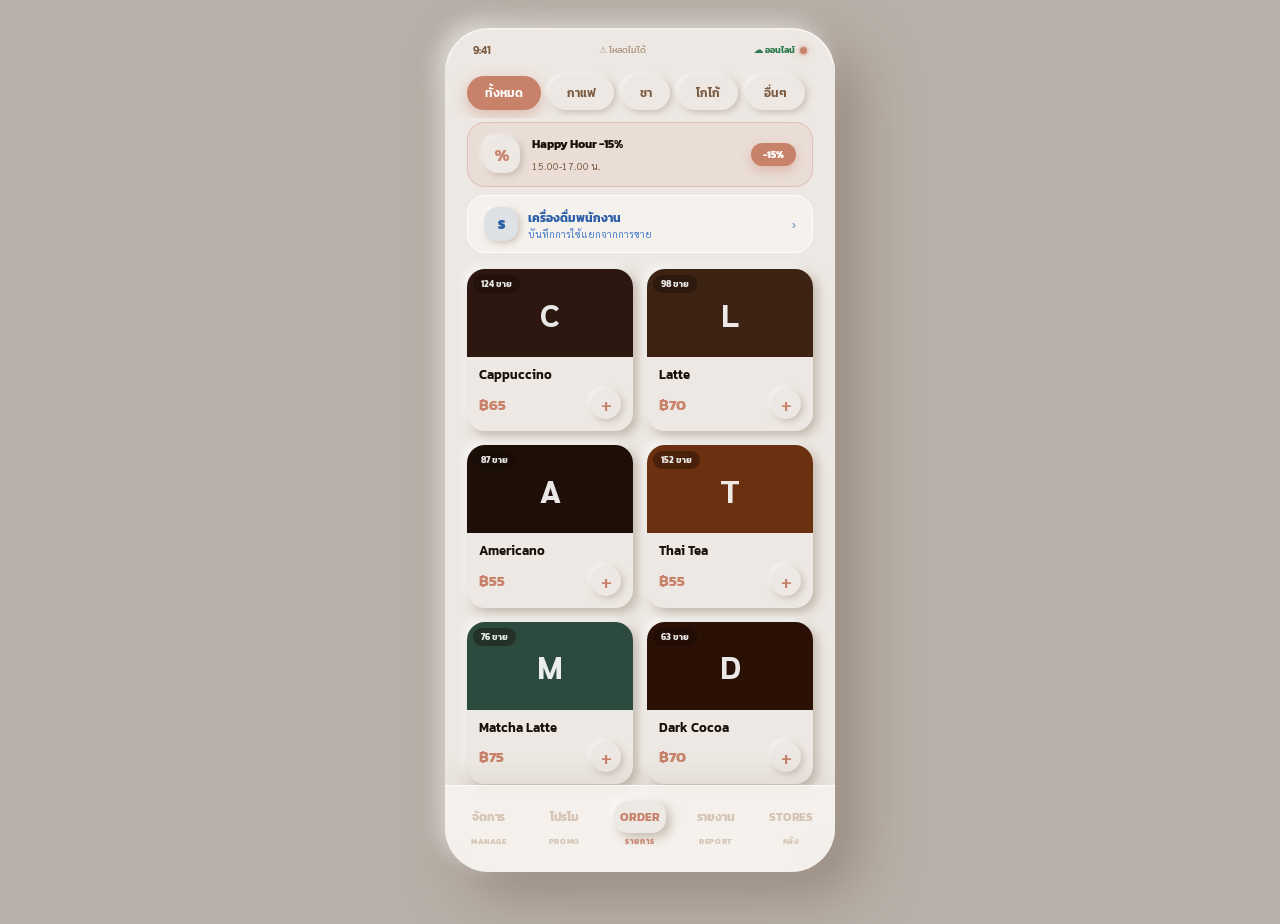
<file: pos-app-v4.html>
<!DOCTYPE html>
<html lang="th">
<head>
<meta charset="UTF-8">
<meta name="viewport" content="width=device-width,initial-scale=1.0">
<title>POS-APP v4</title>
<link href="https://fonts.googleapis.com/css2?family=Kanit:wght@300;400;500;600;700;800&family=Sarabun:wght@300;400;500;600;700&display=swap" rel="stylesheet">
<style>
/* ═══════════════════════════════════════════════════════
   POS-APP v4 — Neumorphism + Glassmorphism Design System
   Fintech monochromatic depth UI — warm espresso palette
═══════════════════════════════════════════════════════ */
:root {
  /* ── Neumorphic Base Surface ── */
  --bg:       #EDE8E3;
  --bg-dk:    #D8D0C8;
  --bg-lt:    #F8F4F0;

  /* ── Neumorphic Shadow System ── */
  --neu-out:    8px 8px 20px rgba(165,148,132,.72), -5px -5px 14px rgba(255,255,255,.95);
  --neu-out-sm: 4px 4px 12px rgba(165,148,132,.65), -3px -3px 8px rgba(255,255,255,.92);
  --neu-out-xs: 2px 2px 7px rgba(165,148,132,.55),  -2px -2px 5px rgba(255,255,255,.88);
  --neu-in:     inset 5px 5px 12px rgba(155,138,122,.5), inset -3px -3px 8px rgba(255,255,255,.88);
  --neu-in-sm:  inset 3px 3px 8px rgba(155,138,122,.45), inset -2px -2px 5px rgba(255,255,255,.84);
  --neu-in-xs:  inset 2px 2px 5px rgba(155,138,122,.4),  inset -1px -1px 4px rgba(255,255,255,.8);

  /* ── Glass ── */
  --glass:    rgba(248,244,240,.72);
  --glass-bd: rgba(255,255,255,.72);
  --glass-sh: 0 8px 32px rgba(148,132,116,.2);

  /* ── Brand (caramel / espresso) ── */
  --cara:     #C8826A;
  --cara-dk:  #A56248;
  --cara-lt:  rgba(200,130,106,.16);
  --cara-glow:rgba(200,130,106,.45);

  /* ── Dark ── */
  --esp:  #2A1810;
  --esp2: #3D2418;

  /* ── Browns ── */
  --br9:#1E0E08;--br8:#2C1810;--br7:#3D2314;--br6:#5C3317;
  --br5:#7B4521;--br4:#9B6B47;--br3:#B8865E;

  /* ── Semantic ── */
  --green:   #2D7A4F; --green-lt:rgba(45,122,79,.13);  --green-md:#3D9B60;
  --red:     #B83228; --red-lt:  rgba(184,50,40,.11);  --red-md:  #D94F44;
  --blue:    #2B5EA7; --blue-lt: rgba(43,94,167,.11);  --blue-md: #4A7FCB;
  --gold:    #B8860B; --gold-lt: rgba(184,134,11,.11); --gold-md: #D4A843;
  --purple:  #5B3FA0; --purple-lt:rgba(91,63,160,.11);

  /* ── Text ── */
  --t1:#1A0F08;--t2:#4A2E1A;--t3:#7B5A40;--t4:#B09A85;--t5:#D4C4B4;

  /* ── Radius ── */
  --r2:8px;--r3:14px;--r4:18px;--r5:24px;--r6:32px;--rf:999px;

  /* ── Font ── */
  --fh:'Kanit',sans-serif;
  --fb:'Sarabun',sans-serif;
}

/* ─── RESET ─── */
*,*::before,*::after{box-sizing:border-box;margin:0;padding:0;}
html,body{height:100%;background:#B8B0A8;font-family:var(--fb);}
button{font-family:var(--fb);cursor:pointer;}
input,select,textarea{font-family:var(--fb);}

/* ─── APP WRAPPER ─── */
.app-wrap{
  min-height:100vh;
  display:flex;justify-content:center;align-items:flex-start;
  padding:28px 16px 52px;
}

/* ─── PHONE FRAME ─── */
.phone{
  width:390px;height:844px;
  background:var(--bg);
  border-radius:44px;
  overflow:hidden;
  position:relative;
  display:flex;flex-direction:column;
  box-shadow:
    22px 22px 56px rgba(120,100,86,.52),
    -7px -7px 20px rgba(255,255,255,.58),
    inset 0 0 0 1.5px rgba(255,255,255,.48);
}

/* ─── STATUS BAR ─── */
.status-bar{
  display:flex;justify-content:space-between;align-items:center;
  padding:14px 28px 6px;
  font-size:11px;font-weight:600;color:var(--t3);
  font-family:var(--fh);flex-shrink:0;
}
.sb-right{display:flex;gap:6px;align-items:center;}
.sb-live{
  width:7px;height:7px;border-radius:50%;
  background:var(--cara);
  box-shadow:0 0 0 2px rgba(200,130,106,.22),0 0 10px var(--cara-glow);
  animation:livePulse 2s infinite;
}
@keyframes livePulse{
  0%,100%{box-shadow:0 0 0 2px rgba(200,130,106,.22),0 0 10px var(--cara-glow);}
  50%{box-shadow:0 0 0 4px rgba(200,130,106,.12),0 0 18px var(--cara-glow);}
}

/* ─── BOTTOM NAV — Glass ─── */
.nav-bar{
  position:absolute;bottom:0;left:0;right:0;
  background:var(--glass);
  backdrop-filter:blur(28px);
  -webkit-backdrop-filter:blur(28px);
  border-top:1px solid var(--glass-bd);
  display:flex;padding:10px 8px 22px;gap:4px;
  border-radius:0 0 44px 44px;
  z-index:200;
  box-shadow:0 -8px 28px rgba(148,132,116,.14);
}
.nav-it{
  flex:1;display:flex;flex-direction:column;align-items:center;gap:3px;
  border:none;background:none;padding:5px 2px 3px;
  color:var(--t5);transition:color .25s;position:relative;
}
.nav-it .ni{
  font-family:var(--fh);
  font-size:12px;font-weight:700;letter-spacing:-.2px;
  width:52px;height:32px;
  display:flex;align-items:center;justify-content:center;
  border-radius:var(--r3);
  transition:all .25s;
}
.nav-it .nl{font-size:7.5px;font-weight:700;letter-spacing:.6px;text-transform:uppercase;font-family:var(--fh);}
.nav-it.active{color:var(--cara);}
.nav-it.active .ni{background:var(--bg);box-shadow:var(--neu-out-sm);color:var(--cara);}
.nav-badge{
  position:absolute;top:2px;right:4px;
  width:16px;height:16px;border-radius:50%;
  background:var(--red-md);color:#fff;
  font-size:8px;font-weight:800;
  display:none;align-items:center;justify-content:center;
  border:2px solid var(--bg);
  box-shadow:0 2px 8px rgba(217,79,68,.4);
}

/* ─── PAGES ─── */
.pages{flex:1;overflow:hidden;position:relative;}
.page{position:absolute;inset:0;display:none;flex-direction:column;background:var(--bg);overflow:hidden;}
.page.active{display:flex;}

/* ─── PAGE HEADER ─── */
.pg-head{padding:16px 22px 10px;flex-shrink:0;background:var(--bg);}
.pg-title{font-family:var(--fh);font-size:24px;font-weight:700;color:var(--t1);line-height:1;letter-spacing:-.5px;}
.pg-sub{font-size:11px;color:var(--t4);margin-top:3px;}

/* ─── SCROLL BODY ─── */
.scroll-body{flex:1;overflow-y:auto;padding-bottom:88px;}
.scroll-body::-webkit-scrollbar{width:3px;}
.scroll-body::-webkit-scrollbar-track{background:transparent;}
.scroll-body::-webkit-scrollbar-thumb{background:var(--bg-dk);border-radius:4px;}

/* ═══ FORM ELEMENTS — Neumorphic Inset ═══ */
.f-label{font-size:10px;font-weight:700;color:var(--t3);text-transform:uppercase;letter-spacing:.7px;margin-bottom:7px;display:block;font-family:var(--fh);}
.f-input{
  width:100%;padding:11px 15px;
  border:none;border-radius:var(--r3);
  background:var(--bg);
  box-shadow:var(--neu-in-sm);
  font-size:13px;color:var(--t1);outline:none;transition:box-shadow .2s;
}
.f-input:focus{box-shadow:var(--neu-in-sm),0 0 0 2.5px rgba(200,130,106,.32);}
.f-select{
  width:100%;padding:11px 15px;
  border:none;border-radius:var(--r3);
  background:var(--bg);box-shadow:var(--neu-in-sm);
  font-size:13px;color:var(--t1);outline:none;appearance:none;
}
textarea.f-input{resize:none;}
.f-group{margin-bottom:14px;}
.f-row{display:flex;gap:10px;}
.f-row .f-group{flex:1;}

/* ═══ CARD ═══ */
.card{background:var(--bg);border-radius:var(--r4);box-shadow:var(--neu-out-sm);overflow:hidden;}
.card-glass{
  background:var(--glass);
  backdrop-filter:blur(18px);-webkit-backdrop-filter:blur(18px);
  border:1px solid var(--glass-bd);border-radius:var(--r4);
  box-shadow:var(--glass-sh);
}

/* ═══ BUTTONS ═══ */
.btn{
  display:inline-flex;align-items:center;justify-content:center;gap:6px;
  padding:10px 18px;border-radius:var(--rf);border:none;
  font-size:13px;font-weight:700;transition:all .18s;line-height:1;
  font-family:var(--fb);
}
.btn-primary{background:var(--bg);color:var(--cara);box-shadow:var(--neu-out-sm);}
.btn-primary:active{box-shadow:var(--neu-in-sm);}
.btn-dark{background:var(--esp);color:#fff;box-shadow:4px 4px 12px rgba(30,14,8,.45),-2px -2px 6px rgba(255,255,255,.07);}
.btn-dark:active{background:var(--esp2);}
.btn-secondary{background:var(--bg);color:var(--t2);box-shadow:var(--neu-out-sm);}
.btn-secondary:active{box-shadow:var(--neu-in-sm);}
.btn-danger{background:var(--bg);color:var(--red);box-shadow:var(--neu-out-sm);}
.btn-danger:active{box-shadow:var(--neu-in-sm);}
.btn-success{background:var(--bg);color:var(--green);box-shadow:var(--neu-out-sm);}
.btn-success:active{box-shadow:var(--neu-in-sm);}
.btn-sm{padding:7px 14px;font-size:11px;}
.btn-xs{padding:5px 9px;font-size:10px;}
.btn-icon{width:34px;height:34px;padding:0;border-radius:var(--r3);}
.btn-full{width:100%;}

/* ─── BADGE ─── */
.badge{display:inline-flex;align-items:center;padding:3px 10px;border-radius:var(--rf);font-size:10px;font-weight:700;letter-spacing:.3px;}
.badge-green{background:var(--green-lt);color:var(--green);}
.badge-red{background:var(--red-lt);color:var(--red);}
.badge-gold{background:var(--gold-lt);color:var(--gold);}
.badge-blue{background:var(--blue-lt);color:var(--blue);}
.badge-gray{background:var(--bg-dk);color:var(--t3);}
.badge-purple{background:var(--purple-lt);color:var(--purple);}

/* ═══ MODAL — Glass sheet ═══ */
.modal-overlay{
  position:absolute;inset:0;
  background:rgba(22,12,6,.5);
  backdrop-filter:blur(10px);-webkit-backdrop-filter:blur(10px);
  z-index:300;display:none;align-items:flex-end;
}
.modal-overlay.open{display:flex;}
.modal-sheet{
  width:100%;background:var(--bg);
  border-radius:var(--r6) var(--r6) 0 0;
  max-height:88%;display:flex;flex-direction:column;
  box-shadow:0 -16px 48px rgba(90,60,40,.22),inset 0 1.5px 0 rgba(255,255,255,.55);
  animation:slideUp .3s cubic-bezier(.4,0,.2,1);
}
@keyframes slideUp{from{transform:translateY(100%);}to{transform:translateY(0);}}
.modal-handle{width:44px;height:4px;background:var(--bg-dk);border-radius:4px;margin:12px auto 0;box-shadow:var(--neu-out-xs);}
.modal-head{display:flex;justify-content:space-between;align-items:center;padding:14px 20px 10px;flex-shrink:0;}
.modal-title{font-family:var(--fh);font-size:18px;font-weight:700;color:var(--t1);letter-spacing:-.3px;}
.modal-close{
  background:var(--bg);border:none;
  width:34px;height:34px;border-radius:50%;
  font-size:16px;color:var(--t4);
  display:flex;align-items:center;justify-content:center;
  box-shadow:var(--neu-out-xs);
}
.modal-close:active{box-shadow:var(--neu-in-xs);}
.modal-body{padding:16px 20px;overflow-y:auto;flex:1;}
.modal-body::-webkit-scrollbar{display:none;}
.modal-foot{padding:12px 20px 20px;display:flex;gap:10px;flex-shrink:0;}

/* ─── TOAST — Glass ─── */
.toast{
  position:absolute;bottom:96px;left:50%;
  transform:translateX(-50%) translateY(12px);
  background:var(--glass);
  backdrop-filter:blur(22px);-webkit-backdrop-filter:blur(22px);
  border:1px solid var(--glass-bd);
  color:var(--t1);
  padding:10px 24px;border-radius:var(--rf);
  font-size:12px;font-weight:600;white-space:nowrap;
  opacity:0;pointer-events:none;transition:all .25s;z-index:500;
  box-shadow:0 8px 28px rgba(130,110,90,.18);
}
.toast.show{opacity:1;transform:translateX(-50%) translateY(0);}

/* ─── DIVIDER / SECTION LABEL ─── */
.divider{height:1px;background:var(--bg-dk);}
.sec-label{
  font-family:var(--fh);font-size:10px;font-weight:600;letter-spacing:.9px;
  text-transform:uppercase;color:var(--t4);
  padding:14px 22px 8px;display:block;
}

/* ─── EMPTY STATE ─── */
.empty-state{text-align:center;padding:48px 24px;color:var(--t4);}
.empty-state .e-icon{font-size:42px;margin-bottom:12px;opacity:.55;}
.empty-state .e-title{font-size:14px;font-weight:700;color:var(--t3);margin-bottom:5px;font-family:var(--fh);}
.empty-state .e-sub{font-size:12px;line-height:1.5;}

/* ─── TAB BAR — Neumorphic pill track ─── */
.tab-bar{
  display:flex;gap:0;padding:3px;
  background:var(--bg);box-shadow:var(--neu-in-sm);
  border-radius:var(--rf);margin:0 22px 14px;flex-shrink:0;
}
.tab-btn{
  flex:1;padding:8px 0;border:none;border-radius:var(--rf);
  font-size:11px;font-weight:700;
  background:transparent;color:var(--t4);
  transition:all .2s;font-family:var(--fh);
}
.tab-btn.active{background:var(--bg);color:var(--cara);box-shadow:var(--neu-out-sm);}

/* ─── TOGGLE ─── */
.toggle{position:relative;width:42px;height:24px;}
.toggle input{opacity:0;width:0;height:0;}
.toggle-slider{position:absolute;inset:0;border-radius:24px;background:var(--bg);box-shadow:var(--neu-in-sm);cursor:pointer;transition:.25s;}
.toggle-slider:before{
  content:'';position:absolute;
  width:18px;height:18px;border-radius:50%;
  left:3px;top:3px;background:var(--bg-dk);
  transition:.25s;box-shadow:2px 2px 6px rgba(155,138,122,.6),-1px -1px 4px rgba(255,255,255,.85);
}
.toggle input:checked+.toggle-slider:before{transform:translateX(18px);background:var(--green-md);box-shadow:0 0 12px rgba(61,155,96,.5);}

/* ═══════════════════════════════════════════════════════
   ORDER PAGE COMPONENTS
═══════════════════════════════════════════════════════ */
/* Category horizontal scroll */
.cat-scroll{display:flex;gap:8px;padding:12px 22px 8px;overflow-x:auto;flex-shrink:0;}
.cat-scroll::-webkit-scrollbar{display:none;}
.cat-pill{
  display:inline-flex;align-items:center;gap:5px;
  padding:8px 18px;border-radius:var(--rf);border:none;
  background:var(--bg);color:var(--t3);
  font-size:12px;font-weight:600;white-space:nowrap;
  transition:all .22s;box-shadow:var(--neu-out-xs);font-family:var(--fh);
}
.cat-pill.active{background:var(--cara);color:#fff;box-shadow:0 5px 16px var(--cara-glow);}
.cat-pill:active{transform:scale(.96);}

/* Promo ribbon — Glass amber */
.promo-ribbon{
  margin:4px 22px 8px;padding:12px 16px;
  background:rgba(200,130,106,.1);
  backdrop-filter:blur(14px);-webkit-backdrop-filter:blur(14px);
  border:1px solid rgba(200,130,106,.3);border-radius:var(--r4);
  display:flex;align-items:center;gap:12px;cursor:pointer;flex-shrink:0;
}
.pr-icon{width:36px;height:36px;border-radius:var(--r3);background:var(--bg);box-shadow:var(--neu-out-xs);display:flex;align-items:center;justify-content:center;font-size:15px;font-weight:900;color:var(--cara);flex-shrink:0;}
.pr-text{flex:1;}
.pr-text strong{font-size:12px;color:var(--t1);display:block;font-weight:700;font-family:var(--fh);}
.pr-text span{font-size:10px;color:var(--t3);}
.pr-tag{background:var(--cara);color:#fff;padding:4px 12px;border-radius:var(--rf);font-size:10px;font-weight:800;box-shadow:0 4px 12px var(--cara-glow);font-family:var(--fh);}

/* Staff drink button — Glass */
.staff-btn{
  margin:0 22px 8px;padding:11px 16px;
  background:var(--glass);
  backdrop-filter:blur(14px);-webkit-backdrop-filter:blur(14px);
  border:1px solid var(--glass-bd);border-radius:var(--r4);
  display:flex;align-items:center;gap:10px;
  cursor:pointer;width:calc(100% - 44px);flex-shrink:0;transition:all .2s;
}

/* Product grid */
.prod-grid{display:grid;grid-template-columns:1fr 1fr;gap:14px;padding:8px 22px;}
.prod-card{background:var(--bg);border-radius:var(--r4);overflow:hidden;cursor:pointer;transition:all .22s;box-shadow:var(--neu-out-sm);position:relative;}
.prod-card:hover{box-shadow:var(--neu-out);}
.prod-card:active{box-shadow:var(--neu-in-sm);transform:scale(.97);}
.prod-img{height:88px;display:flex;align-items:center;justify-content:center;font-size:38px;position:relative;background:var(--bg-lt);}
.prod-sold{position:absolute;top:6px;left:6px;background:rgba(22,12,6,.38);backdrop-filter:blur(4px);color:rgba(255,255,255,.9);padding:2px 8px;border-radius:var(--rf);font-size:9px;font-weight:700;font-family:var(--fh);}
.prod-body{padding:10px 12px 12px;}
.prod-name{font-size:13px;font-weight:600;color:var(--t1);margin-bottom:6px;line-height:1.25;font-family:var(--fh);}
.prod-footer{display:flex;justify-content:space-between;align-items:center;}
.prod-price{font-size:15px;font-weight:700;color:var(--cara);font-family:var(--fh);}
.prod-add{width:30px;height:30px;border-radius:50%;background:var(--bg);border:none;color:var(--cara);font-size:17px;font-weight:700;display:flex;align-items:center;justify-content:center;box-shadow:var(--neu-out-xs);transition:all .18s;}
.prod-add:active{box-shadow:var(--neu-in-xs);}

/* Order panel — Glass floating */
.order-panel{
  position:absolute;bottom:68px;left:0;right:0;
  background:var(--glass);
  backdrop-filter:blur(24px);-webkit-backdrop-filter:blur(24px);
  border-top:1px solid var(--glass-bd);
  padding:12px 22px 14px;flex-shrink:0;z-index:50;
  display:none;box-shadow:0 -10px 32px rgba(130,110,90,.16);
}
.order-panel.show{display:block;}
.op-items{max-height:120px;overflow-y:auto;margin-bottom:8px;}
.op-items::-webkit-scrollbar{display:none;}
.op-item{display:flex;align-items:center;gap:8px;padding:6px 0;border-bottom:1px solid rgba(176,154,133,.18);}
.op-item:last-child{border-bottom:none;}
.op-name{flex:1;font-size:12px;color:var(--t1);font-weight:600;font-family:var(--fh);}
.op-size{font-size:10px;color:var(--t4);}
.op-ctrl{display:flex;align-items:center;gap:6px;}
.op-q-btn{width:22px;height:22px;border-radius:50%;border:none;background:var(--bg);font-size:12px;font-weight:700;color:var(--cara);display:flex;align-items:center;justify-content:center;box-shadow:var(--neu-out-xs);transition:all .16s;}
.op-q-btn:active{box-shadow:var(--neu-in-xs);}
.op-qty{font-size:12px;font-weight:700;min-width:16px;text-align:center;color:var(--t1);font-family:var(--fh);}
.op-price{font-size:12px;font-weight:700;color:var(--cara);min-width:44px;text-align:right;font-family:var(--fh);}
.op-foot{display:flex;justify-content:space-between;align-items:center;gap:10px;}
.op-total{font-size:17px;font-weight:800;color:var(--t1);font-family:var(--fh);}
.op-total span{font-size:11px;color:var(--t4);font-weight:400;font-family:var(--fb);}

/* Float cart — dark pill */
.cart-float{
  position:absolute;bottom:132px;right:22px;
  width:52px;height:52px;border-radius:50%;
  background:var(--esp);border:none;color:#fff;
  font-size:13px;font-weight:800;cursor:pointer;
  box-shadow:6px 6px 18px rgba(30,14,8,.5),-2px -2px 6px rgba(255,255,255,.07);
  z-index:60;display:flex;align-items:center;justify-content:center;
  transition:all .2s;line-height:1;font-family:var(--fh);
}
.cart-float:hover{background:var(--esp2);}
.cart-float:active{box-shadow:inset 4px 4px 10px rgba(0,0,0,.4);}
.cart-float-badge{position:absolute;top:-3px;right:-3px;width:18px;height:18px;border-radius:50%;background:var(--red-md);color:#fff;font-size:9px;font-weight:800;display:none;align-items:center;justify-content:center;border:2px solid var(--bg);box-shadow:0 2px 8px rgba(217,79,68,.45);}

/* ═══════════════════════════════════════════════════════
   MANAGE PAGE
═══════════════════════════════════════════════════════ */
.manage-section{padding:0 22px 8px;}
.manage-item{display:flex;align-items:center;gap:12px;padding:12px 0;border-bottom:1px solid rgba(176,154,133,.15);cursor:pointer;}
.manage-item:last-child{border-bottom:none;}
.mi-img{width:50px;height:50px;border-radius:var(--r3);display:flex;align-items:center;justify-content:center;font-size:22px;flex-shrink:0;box-shadow:var(--neu-out-xs);background:var(--bg);}
.mi-info{flex:1;min-width:0;}
.mi-name{font-size:13px;font-weight:700;color:var(--t1);font-family:var(--fh);}
.mi-meta{font-size:11px;color:var(--t4);margin-top:2px;}
.mi-price{font-size:14px;font-weight:800;color:var(--cara);margin-right:6px;font-family:var(--fh);}
.mi-actions{display:flex;gap:6px;}

/* ═══════════════════════════════════════════════════════
   PROMO PAGE
═══════════════════════════════════════════════════════ */
.promo-card{margin:0 22px 14px;border-radius:var(--r4);overflow:hidden;background:var(--bg);box-shadow:var(--neu-out-sm);}
.pc-head{padding:14px;display:flex;align-items:flex-start;gap:10px;}
.pc-icon{width:40px;height:40px;border-radius:var(--r3);display:flex;align-items:center;justify-content:center;font-size:14px;font-weight:900;flex-shrink:0;box-shadow:var(--neu-out-xs);background:var(--bg);}
.pc-info{flex:1;}
.pc-name{font-size:13px;font-weight:700;color:var(--t1);margin-bottom:3px;font-family:var(--fh);}
.pc-desc{font-size:11px;color:var(--t4);line-height:1.45;}
.pc-foot{padding:10px 14px;background:rgba(176,154,133,.1);border-top:1px solid rgba(176,154,133,.15);display:flex;align-items:center;justify-content:space-between;}
.pc-stats{font-size:10px;color:var(--t4);}
.pc-stats strong{color:var(--t2);}

/* ═══════════════════════════════════════════════════════
   REPORT PAGE
═══════════════════════════════════════════════════════ */
.stat-cards{display:grid;grid-template-columns:1fr 1fr;gap:12px;padding:12px 22px 6px;}
.stat-card{background:var(--bg);border-radius:var(--r4);padding:16px 14px;box-shadow:var(--neu-out-sm);}
.sc-label{font-size:10px;font-weight:700;color:var(--t4);text-transform:uppercase;letter-spacing:.5px;margin-bottom:6px;font-family:var(--fh);}
.sc-val{font-family:var(--fh);font-size:20px;font-weight:700;color:var(--t1);letter-spacing:-.5px;}
.sc-trend{font-size:10px;margin-top:4px;font-weight:700;}
.sc-trend.up{color:var(--green);}
.sc-trend.dn{color:var(--red);}
.chart-bar-row{display:flex;gap:4px;align-items:flex-end;height:80px;padding:0 22px;margin-bottom:16px;}
.cb-wrap{flex:1;display:flex;flex-direction:column;align-items:center;gap:3px;}
.cb-bar{width:100%;border-radius:5px 5px 0 0;background:var(--bg-dk);box-shadow:var(--neu-out-xs);min-height:4px;transition:height .4s;}
.cb-bar.profit{background:linear-gradient(180deg,var(--cara),var(--cara-dk));box-shadow:0 5px 14px var(--cara-glow);}
.cb-lbl{font-size:8px;color:var(--t4);font-weight:600;font-family:var(--fh);}
.top-list{padding:0 22px;}
.top-item{display:flex;align-items:center;gap:10px;padding:10px 0;border-bottom:1px solid rgba(176,154,133,.15);}
.top-rank{width:26px;height:26px;border-radius:50%;background:var(--bg);color:var(--t3);font-size:10px;font-weight:800;display:flex;align-items:center;justify-content:center;flex-shrink:0;box-shadow:var(--neu-out-xs);font-family:var(--fh);}
.top-rank.r1{background:var(--gold-md);color:#fff;box-shadow:0 3px 12px rgba(212,168,67,.55);}
.top-rank.r2{background:var(--t4);color:#fff;}
.top-rank.r3{background:var(--cara);color:#fff;box-shadow:0 3px 12px var(--cara-glow);}
.top-name{flex:1;font-size:12px;font-weight:600;color:var(--t1);font-family:var(--fh);}
.top-sold{font-size:11px;color:var(--t4);}
.top-rev{font-size:12px;font-weight:800;color:var(--cara);font-family:var(--fh);}

/* ═══════════════════════════════════════════════════════
   STORES PAGE
═══════════════════════════════════════════════════════ */
.stores-tabs{display:flex;gap:6px;padding:12px 22px 0;flex-shrink:0;overflow-x:auto;}
.stores-tabs::-webkit-scrollbar{display:none;}
.s-tab{padding:7px 14px;border:none;background:var(--bg);color:var(--t3);border-radius:var(--rf);font-size:11px;font-weight:700;white-space:nowrap;transition:all .2s;box-shadow:var(--neu-out-xs);font-family:var(--fh);}
.s-tab.active{background:var(--esp);color:#fff;box-shadow:4px 4px 12px rgba(30,14,8,.45),-2px -2px 6px rgba(255,255,255,.07);}
.store-item{display:flex;align-items:center;gap:10px;padding:11px 22px;border-bottom:1px solid rgba(176,154,133,.12);}
.si-dot{width:9px;height:9px;border-radius:50%;flex-shrink:0;background:var(--green-md);box-shadow:0 0 10px rgba(61,155,96,.5);}
.si-dot.warn{background:var(--gold-md);box-shadow:0 0 10px rgba(212,168,67,.5);}
.si-dot.danger{background:var(--red-md);box-shadow:0 0 10px rgba(217,79,68,.5);}
.si-dot.inactive{background:var(--t5);box-shadow:none;}
.si-info{flex:1;min-width:0;}
.si-name{font-size:12px;font-weight:700;color:var(--t1);font-family:var(--fh);}
.si-meta{font-size:10px;color:var(--t4);margin-top:1px;}
.si-qty{font-size:13px;font-weight:800;color:var(--t2);text-align:right;min-width:60px;font-family:var(--fh);}
.si-qty span{font-size:9px;font-weight:400;color:var(--t4);display:block;font-family:var(--fb);}

/* Recipe result */
.recipe-result{background:var(--bg);border-radius:var(--r4);padding:14px;margin-top:12px;box-shadow:var(--neu-in-sm);}
.rr-title{font-size:12px;font-weight:700;color:var(--t2);margin-bottom:8px;font-family:var(--fh);}
.rr-row{display:flex;justify-content:space-between;font-size:11px;color:var(--t3);padding:3px 0;border-bottom:1px dashed rgba(176,154,133,.22);}
.rr-row:last-child{border:none;font-weight:700;color:var(--t1);font-size:12px;padding-top:6px;}

/* Expiry */
.expiry-near{background:var(--gold-lt);border-radius:var(--r2);padding:2px 8px;font-size:9px;font-weight:700;color:var(--gold);}
.expiry-out{background:var(--red-lt);border-radius:var(--r2);padding:2px 8px;font-size:9px;font-weight:700;color:var(--red);}

@keyframes fadeUp{from{opacity:0;transform:translateY(8px);}to{opacity:1;transform:translateY(0);}}
.fade-up{animation:fadeUp .3s ease forwards;}
</style>
</head>
<body>
<div class="app-wrap">
<div class="phone" id="app">

  <!-- STATUS BAR -->
  <div class="status-bar">
    <span style="font-family:var(--fh)">9:41</span>
    <div class="sb-right">
      <span id="syncStatus" style="font-size:9px;color:var(--t4);font-weight:500;max-width:110px;overflow:hidden;text-overflow:ellipsis;white-space:nowrap">POS-APP v4</span>
    </div>
    <div style="display:flex;align-items:center;gap:5px">
      <span id="syncBadge" style="font-size:8.5px;font-weight:700;color:var(--t4)">—</span>
      <div class="sb-live"></div>
    </div>
  </div>

  <div class="pages" id="pages">

    <!-- PAGE: MANAGE -->
    <div class="page" id="pg-manage">
      <div class="pg-head" style="display:flex;justify-content:space-between;align-items:flex-start">
        <div>
          <div class="pg-title">จัดการเมนู</div>
          <div class="pg-sub" id="mgSub">0 รายการ</div>
        </div>
        <button class="btn btn-primary btn-sm" onclick="openModal('modal-add-menu')">+ เพิ่มเมนู</button>
      </div>
      <div class="tab-bar" style="margin-top:10px">
        <button class="tab-btn active" onclick="switchMgTab(this,'all')">ทั้งหมด</button>
        <button class="tab-btn" onclick="switchMgTab(this,'coffee')">กาแฟ</button>
        <button class="tab-btn" onclick="switchMgTab(this,'tea')">ชา</button>
        <button class="tab-btn" onclick="switchMgTab(this,'cocoa')">โกโก้</button>
        <button class="tab-btn" onclick="switchMgTab(this,'other')">อื่นๆ</button>
      </div>
      <div class="scroll-body"><div class="manage-section" id="mgList"></div></div>
    </div>

    <!-- PAGE: PROMO -->
    <div class="page" id="pg-promo">
      <div class="pg-head" style="display:flex;justify-content:space-between;align-items:flex-start">
        <div>
          <div class="pg-title">โปรโมชั่น</div>
          <div class="pg-sub" id="promoCount">0 รายการ</div>
        </div>
        <button class="btn btn-primary btn-sm" onclick="openModal('modal-add-promo')">+ สร้าง</button>
      </div>
      <div class="tab-bar" style="margin-top:10px">
        <button class="tab-btn active" onclick="switchPromoTab(this,'all')">ทั้งหมด</button>
        <button class="tab-btn" onclick="switchPromoTab(this,'pct')">% ลด</button>
        <button class="tab-btn" onclick="switchPromoTab(this,'fixed')">ลดราคา</button>
        <button class="tab-btn" onclick="switchPromoTab(this,'buy')">ซื้อ X แถม Y</button>
      </div>
      <div class="scroll-body" id="promoList"></div>
    </div>

    <!-- PAGE: ORDER -->
    <div class="page active" id="pg-order">
      <div class="cat-scroll" id="catRow">
        <button class="cat-pill active" onclick="filterCat(this,'all')">ทั้งหมด</button>
        <button class="cat-pill" onclick="filterCat(this,'coffee')">กาแฟ</button>
        <button class="cat-pill" onclick="filterCat(this,'tea')">ชา</button>
        <button class="cat-pill" onclick="filterCat(this,'cocoa')">โกโก้</button>
        <button class="cat-pill" onclick="filterCat(this,'other')">อื่นๆ</button>
      </div>
      <div id="promoRibbon"></div>
      <button class="staff-btn" onclick="openModal('modal-staff')">
        <div style="width:34px;height:34px;border-radius:var(--r3);background:var(--blue-lt);display:flex;align-items:center;justify-content:center;box-shadow:var(--neu-out-xs)">
          <span style="font-size:13px;font-weight:900;color:var(--blue);font-family:var(--fh)">S</span>
        </div>
        <div style="text-align:left">
          <div style="font-size:12px;font-weight:700;color:var(--blue);font-family:var(--fh)">เครื่องดื่มพนักงาน</div>
          <div style="font-size:10px;color:var(--blue-md)">บันทึกการใช้แยกจากการขาย</div>
        </div>
        <span style="font-size:12px;color:var(--blue-md);margin-left:auto">›</span>
      </button>
      <div class="scroll-body" style="padding-bottom:170px">
        <div class="prod-grid" id="orderGrid"></div>
      </div>
      <div class="order-panel" id="orderPanel">
        <div class="op-items" id="opItems"></div>
        <div class="op-foot">
          <div class="op-total">
            <span id="opCount">0 รายการ</span><br>
            ฿<span id="opTotal">0</span>
          </div>
          <div style="display:flex;gap:8px">
            <button class="btn btn-secondary btn-sm" onclick="clearOrder()">ล้าง</button>
            <button class="btn btn-dark btn-sm" onclick="confirmOrder()">ยืนยัน</button>
          </div>
        </div>
      </div>
      <button class="cart-float" id="cartFloat" onclick="toggleOrderPanel()" style="display:none">
        <span id="cartFloatTxt">0</span>
        <div class="cart-float-badge" id="cartFloatBadge"></div>
      </button>
    </div>

    <!-- PAGE: REPORT -->
    <div class="page" id="pg-report">
      <div class="pg-head" style="display:flex;justify-content:space-between;align-items:center">
        <div>
          <div class="pg-title">รายงาน</div>
          <div class="pg-sub" id="reportDate"></div>
        </div>
        <div class="tab-bar" style="margin:0;width:auto">
          <button class="tab-btn active btn-xs" onclick="switchReportPeriod(this,1)" style="padding:6px 10px;font-size:10px">วันนี้</button>
          <button class="tab-btn btn-xs" onclick="switchReportPeriod(this,7)" style="padding:6px 10px;font-size:10px">7 วัน</button>
          <button class="tab-btn btn-xs" onclick="switchReportPeriod(this,30)" style="padding:6px 10px;font-size:10px">30 วัน</button>
        </div>
      </div>
      <div class="scroll-body">
        <div class="stat-cards" id="statCards">
          <div class="stat-card"><div class="sc-label">ยอดขาย</div><div class="sc-val" id="rTotalSales">฿0</div><div class="sc-trend up" id="rSalesTrend"></div></div>
          <div class="stat-card"><div class="sc-label">กำไร</div><div class="sc-val" id="rProfit">฿0</div><div class="sc-trend up" id="rProfitTrend"></div></div>
          <div class="stat-card"><div class="sc-label">รายการขาย</div><div class="sc-val" id="rOrders">0</div><div class="sc-trend up" id="rOrdersTrend"></div></div>
          <div class="stat-card"><div class="sc-label">เฉลี่ย/ออเดอร์</div><div class="sc-val" id="rAvg">฿0</div></div>
        </div>
        <span class="sec-label">ยอดขาย 7 วัน</span>
        <div class="chart-bar-row" id="barChart"></div>
        <span class="sec-label">เมนูขายดี</span>
        <div class="top-list" id="topList"></div>
        <span class="sec-label">เครื่องดื่มพนักงาน</span>
        <div id="staffLog" style="padding:0 22px"></div>
        <span class="sec-label">ประสิทธิภาพโปรโมชั่น</span>
        <div id="promoPerf" style="padding:0 22px 20px"></div>
      </div>
    </div>

    <!-- PAGE: STORES -->
    <div class="page" id="pg-stores">
      <div class="pg-head" style="display:flex;justify-content:space-between;align-items:flex-start">
        <div>
          <div class="pg-title">STORES</div>
          <div class="pg-sub" id="storesSub">คลังสินค้า</div>
        </div>
        <button class="btn btn-primary btn-sm" onclick="openStoreAdd()">+ เพิ่ม</button>
      </div>
      <div class="stores-tabs" id="storesTabs">
        <button class="s-tab active" onclick="switchStoreTab(this,'ingredient')">วัตถุดิบ</button>
        <button class="s-tab" onclick="switchStoreTab(this,'package')">บรรจุภัณฑ์</button>
        <button class="s-tab" onclick="switchStoreTab(this,'equipment')">อุปกรณ์</button>
        <button class="s-tab" onclick="switchStoreTab(this,'blend')">เบลนด์</button>
        <button class="s-tab" onclick="switchStoreTab(this,'recipe')">คำนวณสูตร</button>
        <button class="s-tab" onclick="switchStoreTab(this,'uselog')">บันทึกใช้</button>
      </div>
      <div class="scroll-body" id="storeContent"></div>
    </div>

  </div>

  <!-- NAV BAR -->
  <div class="nav-bar">
    <button class="nav-it" id="nav-manage" onclick="goPage('manage')"><span class="ni">จัดการ</span><span class="nl">MANAGE</span></button>
    <button class="nav-it" id="nav-promo" onclick="goPage('promo')"><span class="ni">โปรโม</span><span class="nl">PROMO</span></button>
    <button class="nav-it active" id="nav-order" onclick="goPage('order')"><span class="ni">ORDER</span><span class="nl">รายการ</span></button>
    <button class="nav-it" id="nav-report" onclick="goPage('report')"><span class="ni">รายงาน</span><span class="nl">REPORT</span></button>
    <button class="nav-it" id="nav-stores" onclick="goPage('stores')"><span class="ni">STORES</span><span class="nl">คลัง</span></button>
  </div>

  <div class="toast" id="toast"></div>

  <!-- MODAL: Add/Edit Menu -->
  <div class="modal-overlay" id="modal-add-menu">
    <div class="modal-sheet">
      <div class="modal-handle"></div>
      <div class="modal-head">
        <span class="modal-title" id="menuModalTitle">เพิ่มเมนูใหม่</span>
        <button class="modal-close" onclick="closeModal('modal-add-menu')">✕</button>
      </div>
      <div class="modal-body">
        <input type="hidden" id="menuEditId">
        <div class="f-row">
          <div class="f-group" style="flex:2"><label class="f-label">ชื่อเมนู</label><input class="f-input" id="menuName" placeholder="เช่น Cappuccino"></div>
          <div class="f-group"><label class="f-label">หมวด</label><select class="f-select" id="menuCat"><option value="coffee">กาแฟ</option><option value="tea">ชา</option><option value="cocoa">โกโก้</option><option value="other">อื่นๆ</option></select></div>
        </div>
        <div class="f-row">
          <div class="f-group"><label class="f-label">ราคา (฿)</label><input class="f-input" id="menuPrice" type="number" placeholder="65"></div>
          <div class="f-group"><label class="f-label">ต้นทุน (฿)</label><input class="f-input" id="menuCost" type="number" placeholder="20"></div>
        </div>
        <div class="f-row">
          <div class="f-group"><label class="f-label">ปริมาณ (ml)</label><input class="f-input" id="menuVol" type="number" placeholder="250"></div>
          <div class="f-group"><label class="f-label">ตัวย่อ (emoji)</label><input class="f-input" id="menuIcon" placeholder="C" maxlength="2"></div>
        </div>
        <div class="f-group">
          <label class="f-label">สี Background</label>
          <div style="display:flex;gap:8px;flex-wrap:wrap" id="colorPicker">
            <div class="color-dot" style="background:#2C1810" onclick="selectColor('#2C1810',this)"></div>
            <div class="color-dot" style="background:#3D2314" onclick="selectColor('#3D2314',this)"></div>
            <div class="color-dot" style="background:#5C3317" onclick="selectColor('#5C3317',this)"></div>
            <div class="color-dot" style="background:#2D4A3E" onclick="selectColor('#2D4A3E',this)"></div>
            <div class="color-dot" style="background:#2B5EA7" onclick="selectColor('#2B5EA7',this)"></div>
            <div class="color-dot" style="background:#5B3FA0" onclick="selectColor('#5B3FA0',this)"></div>
            <div class="color-dot" style="background:#8B3A3A" onclick="selectColor('#8B3A3A',this)"></div>
            <div class="color-dot" style="background:#3A6B4A" onclick="selectColor('#3A6B4A',this)"></div>
          </div>
          <input type="hidden" id="menuColor" value="#2C1810">
        </div>
        <div class="f-group"><label class="f-label">คำอธิบาย</label><textarea class="f-input" id="menuDesc" rows="2" placeholder="อธิบายรสชาติ..."></textarea></div>
        <div class="f-group">
          <label class="f-label">ขนาดที่มีจำหน่าย</label>
          <div style="display:flex;gap:8px">
            <label style="display:flex;align-items:center;gap:5px;font-size:12px"><input type="checkbox" id="sizeS" checked> S</label>
            <label style="display:flex;align-items:center;gap:5px;font-size:12px"><input type="checkbox" id="sizeM" checked> M</label>
            <label style="display:flex;align-items:center;gap:5px;font-size:12px"><input type="checkbox" id="sizeL"> L</label>
          </div>
        </div>
        <div class="f-group"><label class="f-label">โปรโมชั่นที่ใช้ได้</label><select class="f-select" id="menuPromo"><option value="">-- ไม่มี --</option></select></div>
        <div class="f-group"><label class="f-label">สถานะ</label><select class="f-select" id="menuStatus"><option value="active">เปิดขาย</option><option value="inactive">ปิดชั่วคราว</option></select></div>
      </div>
      <div class="modal-foot">
        <button class="btn btn-secondary" style="flex:1" onclick="closeModal('modal-add-menu')">ยกเลิก</button>
        <button class="btn btn-dark" style="flex:2" onclick="saveMenu()">บันทึก</button>
      </div>
    </div>
  </div>

  <!-- MODAL: Add/Edit Promo -->
  <div class="modal-overlay" id="modal-add-promo">
    <div class="modal-sheet">
      <div class="modal-handle"></div>
      <div class="modal-head">
        <span class="modal-title" id="promoModalTitle">สร้างโปรโมชั่น</span>
        <button class="modal-close" onclick="closeModal('modal-add-promo')">✕</button>
      </div>
      <div class="modal-body">
        <input type="hidden" id="promoEditId">
        <div class="f-group"><label class="f-label">ชื่อโปรโมชั่น</label><input class="f-input" id="promoName" placeholder="เช่น ลดวันศุกร์"></div>
        <div class="f-group"><label class="f-label">ประเภท</label><select class="f-select" id="promoType" onchange="updatePromoFields()"><option value="pct">ลด % จากราคา</option><option value="fixed">ลดราคาคงที่ (฿)</option><option value="buy">ซื้อ X แถม Y</option><option value="min">ซื้อครบขั้นต่ำลด</option></select></div>
        <div class="f-row" id="promoValRow">
          <div class="f-group"><label class="f-label" id="promoValLabel">ส่วนลด (%)</label><input class="f-input" id="promoVal" type="number" placeholder="10"></div>
          <div class="f-group" id="promoVal2Group" style="display:none"><label class="f-label" id="promoVal2Label">แถม (แก้ว)</label><input class="f-input" id="promoVal2" type="number" placeholder="1"></div>
        </div>
        <div class="f-row">
          <div class="f-group"><label class="f-label">วันเริ่ม</label><input class="f-input" id="promoStart" type="date"></div>
          <div class="f-group"><label class="f-label">วันสิ้นสุด</label><input class="f-input" id="promoEnd" type="date"></div>
        </div>
        <div class="f-group"><label class="f-label">ใช้ได้กับ</label><select class="f-select" id="promoScope"><option value="all">ทุกเมนู</option><option value="cat">หมวดหมู่</option><option value="item">เมนูเฉพาะ</option></select></div>
        <div class="f-group"><label class="f-label">หมายเหตุ</label><input class="f-input" id="promoNote" placeholder="รายละเอียดเพิ่มเติม..."></div>
      </div>
      <div class="modal-foot">
        <button class="btn btn-secondary" style="flex:1" onclick="closeModal('modal-add-promo')">ยกเลิก</button>
        <button class="btn btn-dark" style="flex:2" onclick="savePromo()">บันทึก</button>
      </div>
    </div>
  </div>

  <!-- MODAL: Product Detail -->
  <div class="modal-overlay" id="modal-product">
    <div class="modal-sheet">
      <div class="modal-handle"></div>
      <div class="modal-head">
        <span class="modal-title" id="pdName">ชื่อเมนู</span>
        <button class="modal-close" onclick="closeModal('modal-product')">✕</button>
      </div>
      <div class="modal-body">
        <div style="display:flex;align-items:center;gap:14px;margin-bottom:16px">
          <div id="pdImg" style="width:64px;height:64px;border-radius:var(--r4);display:flex;align-items:center;justify-content:center;font-size:28px;font-weight:900;box-shadow:var(--neu-out-sm);background:var(--bg)"></div>
          <div>
            <div id="pdDesc" style="font-size:12px;color:var(--t3);line-height:1.5;margin-bottom:6px"></div>
            <div id="pdMeta" style="font-size:11px;color:var(--t4)"></div>
          </div>
        </div>
        <div class="f-group"><label class="f-label">ขนาด</label><div style="display:flex;gap:8px" id="pdSizes"></div></div>
        <div class="f-group"><label class="f-label">ระดับความหวาน</label><div style="display:flex;gap:6px;flex-wrap:wrap" id="pdSweet"></div></div>
        <div class="f-group"><label class="f-label">น้ำแข็ง</label><div style="display:flex;gap:6px;flex-wrap:wrap" id="pdIce"></div></div>
        <div class="f-group"><label class="f-label">หมายเหตุ</label><input class="f-input" id="pdNote" placeholder="เช่น ไม่ใส่วิป, นมโอ๊ต..."></div>
        <div style="display:flex;align-items:center;justify-content:space-between;margin-top:4px">
          <div style="font-size:14px;color:var(--t2)">ราคา: <strong id="pdPrice" style="font-size:18px;color:var(--cara);font-family:var(--fh)">฿0</strong></div>
          <div style="display:flex;align-items:center;gap:10px;background:var(--bg);padding:8px 14px;border-radius:var(--rf);box-shadow:var(--neu-in-sm)">
            <button onclick="changePdQty(-1)" style="width:26px;height:26px;border-radius:50%;border:none;background:var(--bg);font-size:14px;font-weight:700;color:var(--cara);display:flex;align-items:center;justify-content:center;box-shadow:var(--neu-out-xs)">-</button>
            <span id="pdQty" style="font-size:16px;font-weight:800;min-width:20px;text-align:center;font-family:var(--fh)">1</span>
            <button onclick="changePdQty(1)" style="width:26px;height:26px;border-radius:50%;border:none;background:var(--bg);font-size:14px;font-weight:700;color:var(--cara);display:flex;align-items:center;justify-content:center;box-shadow:var(--neu-out-xs)">+</button>
          </div>
        </div>
      </div>
      <div class="modal-foot">
        <button class="btn btn-secondary" style="flex:1" onclick="closeModal('modal-product')">ยกเลิก</button>
        <button class="btn btn-dark" style="flex:2" onclick="addFromModal()">เพิ่มลงออเดอร์</button>
      </div>
    </div>
  </div>

  <!-- MODAL: Staff Drink -->
  <div class="modal-overlay" id="modal-staff">
    <div class="modal-sheet">
      <div class="modal-handle"></div>
      <div class="modal-head">
        <span class="modal-title">เครื่องดื่มพนักงาน</span>
        <button class="modal-close" onclick="closeModal('modal-staff')">✕</button>
      </div>
      <div class="modal-body">
        <div class="f-group"><label class="f-label">เมนู</label><select class="f-select" id="staffMenuSel"></select></div>
        <div class="f-row">
          <div class="f-group"><label class="f-label">ชื่อพนักงาน</label><input class="f-input" id="staffName" placeholder="ชื่อ..."></div>
          <div class="f-group"><label class="f-label">จำนวน</label><input class="f-input" id="staffQty" type="number" value="1" min="1"></div>
        </div>
        <div class="f-group"><label class="f-label">ประเภท</label><select class="f-select" id="staffType"><option value="drink">เครื่องดื่มพนักงาน</option><option value="test">ทดลองสูตร</option><option value="waste">ของเสีย/ทิ้ง</option></select></div>
        <div class="f-group"><label class="f-label">หมายเหตุ</label><input class="f-input" id="staffNote" placeholder="บันทึกเพิ่มเติม..."></div>
      </div>
      <div class="modal-foot">
        <button class="btn btn-secondary" style="flex:1" onclick="closeModal('modal-staff')">ยกเลิก</button>
        <button class="btn btn-dark" style="flex:2" onclick="logStaffDrink()">บันทึก</button>
      </div>
    </div>
  </div>

  <!-- MODAL: Store Add Item -->
  <div class="modal-overlay" id="modal-store-item">
    <div class="modal-sheet">
      <div class="modal-handle"></div>
      <div class="modal-head">
        <span class="modal-title" id="storeModalTitle">เพิ่มรายการ</span>
        <button class="modal-close" onclick="closeModal('modal-store-item')">✕</button>
      </div>
      <div class="modal-body">
        <input type="hidden" id="storeEditId"><input type="hidden" id="storeEditType">
        <div class="f-group"><label class="f-label">ชื่อ</label><input class="f-input" id="storeItemName" placeholder=""></div>
        <div class="f-row">
          <div class="f-group"><label class="f-label">จำนวน</label><input class="f-input" id="storeItemQty" type="number" placeholder="0"></div>
          <div class="f-group"><label class="f-label">หน่วย</label><input class="f-input" id="storeItemUnit" placeholder="กก./กรัม/ชิ้น"></div>
        </div>
        <div class="f-row">
          <div class="f-group"><label class="f-label">ราคาต้นทุน</label><input class="f-input" id="storeItemCost" type="number" placeholder="0"></div>
          <div class="f-group" id="storeExpiryGroup"><label class="f-label">วันหมดอายุ</label><input class="f-input" id="storeItemExpiry" type="date"></div>
        </div>
        <div class="f-group"><label class="f-label">ขั้นต่ำก่อนเตือน</label><input class="f-input" id="storeItemMin" type="number" placeholder="0"></div>
        <div class="f-group" id="storeStatusGroup"><label class="f-label">สถานะ</label><select class="f-select" id="storeItemStatus"><option value="active">ใช้งาน</option><option value="damaged">เสียหาย</option><option value="retired">เลิกใช้</option></select></div>
        <div class="f-group"><label class="f-label">หมายเหตุ</label><input class="f-input" id="storeItemNote" placeholder=""></div>
      </div>
      <div class="modal-foot">
        <button class="btn btn-secondary" style="flex:1" onclick="closeModal('modal-store-item')">ยกเลิก</button>
        <button class="btn btn-dark" style="flex:2" onclick="saveStoreItem()">บันทึก</button>
      </div>
    </div>
  </div>

  <!-- MODAL: Blend Formula -->
  <div class="modal-overlay" id="modal-blend">
    <div class="modal-sheet">
      <div class="modal-handle"></div>
      <div class="modal-head">
        <span class="modal-title" id="blendModalTitle">สร้างสูตรเบลนด์</span>
        <button class="modal-close" onclick="closeModal('modal-blend')">✕</button>
      </div>
      <div class="modal-body">
        <input type="hidden" id="blendEditId">
        <div class="f-row">
          <div class="f-group" style="flex:2"><label class="f-label">ชื่อส่วนผสม</label><input class="f-input" id="blendName" placeholder="เช่น ไซรัปวานิลลา"></div>
          <div class="f-group"><label class="f-label">ประเภท</label><select class="f-select" id="blendType"><option value="syrup">ไซรัป</option><option value="tea_base">ฐานชา</option><option value="coffee_base">ฐานกาแฟ</option><option value="sauce">ซอส/ครีม</option><option value="herb">สมุนไพร</option><option value="powder">ผงผสม</option><option value="other">อื่นๆ</option></select></div>
        </div>
        <div class="f-row">
          <div class="f-group"><label class="f-label">หน่วยที่ได้ (ml, กรัม)</label><input class="f-input" id="blendUnit" placeholder="ml"></div>
          <div class="f-group"><label class="f-label">อายุใช้งาน (วัน)</label><input class="f-input" id="blendShelfDays" type="number" placeholder="7"></div>
        </div>
        <div class="f-group"><label class="f-label">วิธีทำ / บันทึกขั้นตอน</label><textarea class="f-input" id="blendMethod" rows="2" placeholder="เช่น ต้มน้ำ + น้ำตาล 1:1..."></textarea></div>
        <div style="display:flex;justify-content:space-between;align-items:center;margin-bottom:8px">
          <label class="f-label" style="margin:0">ส่วนผสม (วัตถุดิบ)</label>
          <button class="btn btn-secondary btn-xs" onclick="addBlendIng()">+ เพิ่ม</button>
        </div>
        <div id="blendIngList" style="margin-bottom:10px"></div>
        <div class="recipe-result" id="blendCostResult" style="display:none"><div class="rr-title">ต้นทุนรวม</div><div id="blendCostRows"></div></div>
      </div>
      <div class="modal-foot">
        <button class="btn btn-secondary" style="flex:1" onclick="closeModal('modal-blend')">ยกเลิก</button>
        <button class="btn btn-dark" style="flex:2" onclick="saveBlendFormula()">บันทึกสูตร</button>
      </div>
    </div>
  </div>

  <!-- MODAL: Blend Batch -->
  <div class="modal-overlay" id="modal-blend-batch">
    <div class="modal-sheet">
      <div class="modal-handle"></div>
      <div class="modal-head">
        <span class="modal-title" id="batchModalTitle">ผลิตเบลนด์</span>
        <button class="modal-close" onclick="closeModal('modal-blend-batch')">✕</button>
      </div>
      <div class="modal-body">
        <input type="hidden" id="batchBlendId">
        <div style="background:var(--bg);border-radius:var(--r4);padding:12px 14px;margin-bottom:14px;box-shadow:var(--neu-in-sm)">
          <div style="font-size:12px;font-weight:700;color:var(--t1);margin-bottom:2px;font-family:var(--fh)" id="batchBlendName"></div>
          <div style="font-size:11px;color:var(--t4)" id="batchBlendMeta"></div>
        </div>
        <div class="f-row">
          <div class="f-group"><label class="f-label">จำนวนแบทช์</label><input class="f-input" id="batchMultiplier" type="number" value="1" min="0.5" step="0.5" oninput="calcBatchCost()"></div>
          <div class="f-group"><label class="f-label">ได้ผลิตภัณฑ์ (คาดการณ์)</label><input class="f-input" id="batchYield" readonly></div>
        </div>
        <div class="f-group"><label class="f-label">วันผลิต</label><input class="f-input" id="batchDate" type="date"></div>
        <div class="f-group"><label class="f-label">วันหมดอายุ (คำนวณอัตโนมัติ)</label><input class="f-input" id="batchExpiry" type="date" readonly style="color:var(--cara)"></div>
        <div style="border-top:1px solid var(--bg-dk);padding-top:10px;margin-top:4px">
          <div style="font-size:11px;font-weight:700;color:var(--t3);margin-bottom:8px;text-transform:uppercase;letter-spacing:.4px;font-family:var(--fh)">วัตถุดิบที่จะใช้</div>
          <div id="batchIngCheck" style="font-size:12px;color:var(--t3)"></div>
        </div>
        <div class="recipe-result" style="margin-top:12px"><div class="rr-title">สรุปแบทช์นี้</div><div id="batchSummaryRows"></div></div>
      </div>
      <div class="modal-foot">
        <button class="btn btn-secondary" style="flex:1" onclick="closeModal('modal-blend-batch')">ยกเลิก</button>
        <button class="btn btn-success" style="flex:2" onclick="confirmBatch()">✓ ยืนยันผลิต + หักสต็อก</button>
      </div>
    </div>
  </div>

  <!-- MODAL: Recipe Calculator -->
  <div class="modal-overlay" id="modal-recipe">
    <div class="modal-sheet">
      <div class="modal-handle"></div>
      <div class="modal-head">
        <span class="modal-title">คำนวณสูตร</span>
        <button class="modal-close" onclick="closeModal('modal-recipe')">✕</button>
      </div>
      <div class="modal-body" id="recipeBody">
        <div class="f-group"><label class="f-label">ชื่อสูตร</label><input class="f-input" id="recipeName" placeholder="เช่น Cold Brew สูตรใหม่"></div>
        <div class="f-group"><label class="f-label">จำนวนแก้ว</label><input class="f-input" id="recipeCups" type="number" value="1" min="1" oninput="calcRecipe()"></div>
        <div id="recipeIngList"></div>
        <button class="btn btn-secondary btn-sm" style="margin-bottom:12px" onclick="addRecipeIng()">+ เพิ่มวัตถุดิบ</button>
        <div class="recipe-result" id="recipeResult" style="display:none"><div class="rr-title">สรุปต้นทุน</div><div id="recipeResultRows"></div></div>
      </div>
      <div class="modal-foot">
        <button class="btn btn-secondary" style="flex:1" onclick="closeModal('modal-recipe')">ปิด</button>
        <button class="btn btn-dark" style="flex:2" onclick="saveRecipe()">บันทึกสูตร</button>
      </div>
    </div>
  </div>

  <!-- MODAL: Use Log -->
  <div class="modal-overlay" id="modal-use-log">
    <div class="modal-sheet">
      <div class="modal-handle"></div>
      <div class="modal-head">
        <span class="modal-title">บันทึกการใช้วัตถุดิบ</span>
        <button class="modal-close" onclick="closeModal('modal-use-log')">✕</button>
      </div>
      <div class="modal-body">
        <div class="f-group"><label class="f-label">วัตถุดิบ</label><select class="f-select" id="useLogItem"></select></div>
        <div class="f-row">
          <div class="f-group"><label class="f-label">จำนวนที่ใช้</label><input class="f-input" id="useLogQty" type="number" placeholder="0"></div>
          <div class="f-group"><label class="f-label">หน่วย</label><input class="f-input" id="useLogUnit" readonly></div>
        </div>
        <div class="f-group"><label class="f-label">เหตุผล</label><select class="f-select" id="useLogReason"><option value="staff">เครื่องดื่มพนักงาน</option><option value="test">ทดลองสูตร</option><option value="expired">หมดอายุ/ทิ้ง</option><option value="damaged">เสียหาย</option><option value="other">อื่นๆ</option></select></div>
        <div class="f-group"><label class="f-label">หมายเหตุ</label><input class="f-input" id="useLogNote" placeholder=""></div>
      </div>
      <div class="modal-foot">
        <button class="btn btn-secondary" style="flex:1" onclick="closeModal('modal-use-log')">ยกเลิก</button>
        <button class="btn btn-dark" style="flex:2" onclick="saveUseLog()">บันทึก</button>
      </div>
    </div>
  </div>

</div>
</div>

<style>
/* ─── BLEND + EXTRA STYLES ─── */
.blend-card{background:var(--bg);border-radius:var(--r4);margin:0 22px 12px;box-shadow:var(--neu-out-sm);overflow:hidden;}
.bc-head{padding:13px 14px;display:flex;align-items:flex-start;gap:10px;}
.bc-type-icon{width:40px;height:40px;border-radius:var(--r3);display:flex;align-items:center;justify-content:center;font-size:11px;font-weight:900;letter-spacing:-.3px;flex-shrink:0;box-shadow:var(--neu-out-xs);background:var(--bg);font-family:var(--fh);}
.bc-info{flex:1;min-width:0;}
.bc-name{font-size:13px;font-weight:700;color:var(--t1);margin-bottom:2px;font-family:var(--fh);}
.bc-meta{font-size:10px;color:var(--t4);line-height:1.5;}
.bc-stock{text-align:right;flex-shrink:0;display:flex;flex-direction:column;align-items:flex-end;gap:4px;}
.bc-stock-val{font-size:16px;font-weight:800;color:var(--br5);font-family:var(--fh);}
.bc-stock-unit{font-size:9px;color:var(--t4);margin-top:-2px;}
.bc-foot{padding:9px 14px;background:rgba(176,154,133,.1);border-top:1px solid rgba(176,154,133,.15);display:flex;align-items:center;justify-content:space-between;}
.bc-ing-chips{display:flex;gap:4px;flex-wrap:wrap;flex:1;}
.bc-ing-chip{padding:2px 8px;border-radius:var(--rf);background:var(--cara-lt);color:var(--br5);font-size:9px;font-weight:700;font-family:var(--fh);}
.bc-actions{display:flex;gap:5px;flex-shrink:0;}
.blend-batch-row{display:flex;align-items:center;gap:6px;padding:7px 22px;border-bottom:1px solid rgba(176,154,133,.15);font-size:11px;color:var(--t3);}
.bbl-dot{width:6px;height:6px;border-radius:50%;background:var(--green-md);flex-shrink:0;box-shadow:0 0 6px rgba(61,155,96,.4);}
.bbl-dot.expired{background:var(--red-md);box-shadow:0 0 6px rgba(217,79,68,.4);}
.bbl-dot.soon{background:var(--gold-md);box-shadow:0 0 6px rgba(212,168,67,.4);}
.batch-ing-row{display:flex;justify-content:space-between;align-items:center;padding:6px 0;border-bottom:1px dashed rgba(176,154,133,.2);font-size:12px;}
.batch-ing-row .ok{color:var(--green);font-weight:700;}
.batch-ing-row .warn{color:var(--gold);font-weight:700;}
.batch-ing-row .no{color:var(--red);font-weight:700;}

.color-dot{width:26px;height:26px;border-radius:50%;cursor:pointer;border:2px solid transparent;transition:all .15s;box-shadow:var(--neu-out-xs);}
.color-dot.selected{border-color:#fff;box-shadow:0 0 0 3px var(--cara),var(--neu-out-xs);transform:scale(1.15);}

.option-chip{padding:7px 14px;border:none;border-radius:var(--rf);font-size:12px;font-weight:600;color:var(--t2);background:var(--bg);cursor:pointer;transition:all .2s;box-shadow:var(--neu-out-xs);font-family:var(--fh);}
.option-chip.active{background:var(--cara);color:#fff;box-shadow:0 5px 16px var(--cara-glow);}
.recipe-ing-row{display:flex;gap:8px;align-items:flex-end;margin-bottom:10px;}
.recipe-ing-row .f-group{margin:0;}
</style>

<script>
/* ═══════════════════════════════════════════════════════
   DATA STORE
═══════════════════════════════════════════════════════ */
let DB = {
  menus: [
    {id:1,name:'Cappuccino',cat:'coffee',price:65,cost:22,vol:160,icon:'C',color:'#2C1810',desc:'กาแฟเข้มข้นผสมฟองนมนุ่มละมุน',sizes:['S','M'],status:'active',sold:124,promoId:null},
    {id:2,name:'Latte',cat:'coffee',price:70,cost:24,vol:250,icon:'L',color:'#3D2314',desc:'กาแฟเอสเปรสโซ่ผสมนมสดอุ่น กลมกล่อม',sizes:['S','M','L'],status:'active',sold:98,promoId:null},
    {id:3,name:'Americano',cat:'coffee',price:55,cost:16,vol:200,icon:'A',color:'#1E0E08',desc:'เอสเปรสโซ่ผสมน้ำร้อน รสเข้มข้นสดชื่น',sizes:['S','M'],status:'active',sold:87,promoId:null},
    {id:4,name:'Thai Tea',cat:'tea',price:55,cost:18,vol:350,icon:'T',color:'#6B3010',desc:'ชาไทยรสเข้มข้น ผสมนมข้นหวาน',sizes:['M','L'],status:'active',sold:152,promoId:null},
    {id:5,name:'Matcha Latte',cat:'tea',price:75,cost:28,vol:250,icon:'M',color:'#2D4A3E',desc:'มัทฉะญี่ปุ่นแท้ เกรดพรีเมียม',sizes:['S','M','L'],status:'active',sold:76,promoId:null},
    {id:6,name:'Dark Cocoa',cat:'cocoa',price:70,cost:25,vol:200,icon:'D',color:'#2A1005',desc:'ดาร์กช็อกโกแลต 70% ผสมนม',sizes:['S','M'],status:'active',sold:63,promoId:null},
  ],
  promos: [
    {id:1,name:'Happy Hour -15%',type:'pct',val:15,val2:null,start:'2026-02-01',end:'2026-03-31',scope:'all',note:'15.00-17.00 น.',active:true,used:48,discount:2520},
    {id:2,name:'ซื้อ 2 แถม 1',type:'buy',val:2,val2:1,start:'2026-02-01',end:'2026-02-28',scope:'all',note:'เฉพาะกาแฟ',active:false,used:12,discount:780},
  ],
  orders: [
    {id:1001,items:[{menuId:1,name:'Cappuccino',size:'M',qty:2,price:65}],total:130,discount:0,ts:Date.now()-3600000},
    {id:1002,items:[{menuId:4,name:'Thai Tea',size:'L',qty:1,price:55},{menuId:5,name:'Matcha Latte',size:'M',qty:1,price:75}],total:130,discount:0,ts:Date.now()-7200000},
  ],
  staffLogs: [
    {id:1,menuId:2,menuName:'Latte',staff:'นงนุช',type:'drink',qty:1,ts:Date.now()-3600000,note:''},
  ],
  ingredients: [
    {id:1,name:'เมล็ดกาแฟ Arabica',qty:2400,unit:'กรัม',cost:180,expiry:'2026-06-01',min:500,status:'active',note:''},
    {id:2,name:'นมสด UHT',qty:12,unit:'ลิตร',cost:42,expiry:'2026-03-15',min:4,status:'active',note:''},
    {id:3,name:'มัทฉะผง',qty:450,unit:'กรัม',cost:320,expiry:'2026-08-01',min:100,status:'active',note:''},
    {id:4,name:'ชาไทย',qty:800,unit:'กรัม',cost:90,expiry:'2026-09-01',min:200,status:'active',note:''},
    {id:5,name:'โกโก้ผง',qty:300,unit:'กรัม',cost:210,expiry:'2026-07-01',min:100,status:'active',note:''},
    {id:6,name:'น้ำตาล',qty:3000,unit:'กรัม',cost:22,expiry:null,min:500,status:'active',note:''},
  ],
  packages: [
    {id:1,name:'แก้ว PET ใส 16oz',qty:200,unit:'ชิ้น',cost:2.5,expiry:null,min:50,status:'active',note:''},
    {id:2,name:'ฝาโดม',qty:180,unit:'ชิ้น',cost:1.2,expiry:null,min:50,status:'active',note:''},
    {id:3,name:'หลอดพลาสติก',qty:320,unit:'ชิ้น',cost:0.4,expiry:null,min:100,status:'active',note:''},
    {id:4,name:'ถุงกระดาษ (ลายร้าน)',qty:85,unit:'ใบ',cost:4,expiry:null,min:30,status:'damaged',note:'แถวล่างเปียกน้ำ 15 ใบ'},
  ],
  equipment: [
    {id:1,name:'เครื่องบดกาแฟ Baratza',qty:1,unit:'เครื่อง',cost:12500,expiry:null,min:1,status:'active',note:''},
    {id:2,name:'เครื่อง Espresso Breville',qty:2,unit:'เครื่อง',cost:28000,expiry:null,min:1,status:'active',note:''},
    {id:3,name:'เครื่องทำน้ำแข็ง',qty:1,unit:'เครื่อง',cost:8500,expiry:null,min:1,status:'damaged',note:'คอมเพรสเซอร์มีเสียงดัง'},
  ],
  useLogs: [],
  recipes: [],
  blends: [
    {
      id:50, name:'ไซรัปวานิลลา', type:'syrup',
      unit:'ml', shelfDays:14,
      method:'ต้มน้ำ 500ml + น้ำตาลทราย 500g คนจนละลาย ใส่วานิลลาสกัด 5ml ปิดไฟ พักเย็น',
      ings:[{ingId:6, qty:500, note:'น้ำตาล'},{ingId:6, qty:5, note:'วานิลลาสกัด'}],
      yieldPerBatch:550,
      stock:[{batchId:1, qty:480, produced:'2026-02-20', expiry:'2026-03-06', cost:14.5}],
      totalCostPerBatch:15
    },
    {
      id:51, name:'ฐานชาไทยเข้มข้น', type:'tea_base',
      unit:'ml', shelfDays:5,
      method:'ต้มน้ำ 1L + ชาไทย 80g เดือด 5 นาที กรอง ใส่นมข้น 100ml',
      ings:[{ingId:4, qty:80, note:'ชาไทย'},{ingId:6, qty:20, note:'น้ำตาล'}],
      yieldPerBatch:900,
      stock:[],
      totalCostPerBatch:28
    },
  ],
  blendBatches: [
    {id:200, blendId:50, multiplier:1, qty:550, produced:'2026-02-20', expiry:'2026-03-06', totalCost:15, ts: Date.now()-86400000*8},
  ],
  nextId: 100
};

/* ═══════════════════════════════════════════════════════
   NAVIGATION
═══════════════════════════════════════════════════════ */
function goPage(p) {
  document.querySelectorAll('.page').forEach(el => el.classList.remove('active'));
  document.querySelectorAll('.nav-it').forEach(el => el.classList.remove('active'));
  document.getElementById('pg-' + p).classList.add('active');
  document.getElementById('nav-' + p).classList.add('active');
  if (p === 'order') renderOrder();
  if (p === 'manage') renderManage('all');
  if (p === 'promo') renderPromos('all');
  if (p === 'report') renderReport(1);
  if (p === 'stores') renderStores('ingredient');
}

/* ═══════════════════════════════════════════════════════
   MODAL
═══════════════════════════════════════════════════════ */
function openModal(id) {
  document.getElementById(id).classList.add('open');
}
function closeModal(id) {
  document.getElementById(id).classList.remove('open');
}
// Close on overlay click
document.querySelectorAll('.modal-overlay').forEach(el => {
  el.addEventListener('click', e => { if(e.target === el) el.classList.remove('open'); });
});

/* ═══════════════════════════════════════════════════════
   TOAST
═══════════════════════════════════════════════════════ */
let _tt;
function toast(msg) {
  const t = document.getElementById('toast');
  t.textContent = msg; t.classList.add('show');
  clearTimeout(_tt); _tt = setTimeout(() => t.classList.remove('show'), 2200);
}

/* ═══════════════════════════════════════════════════════
   COLOR PICKER
═══════════════════════════════════════════════════════ */
function selectColor(hex, el) {
  document.querySelectorAll('.color-dot').forEach(d => d.classList.remove('selected'));
  el.classList.add('selected');
  document.getElementById('menuColor').value = hex;
}

/* ═══════════════════════════════════════════════════════
   ORDER PAGE
═══════════════════════════════════════════════════════ */
let orderItems = []; // {menuId, name, size, qty, price, note}
let activeCat = 'all';

function renderOrder() {
  renderCatPills();
  renderPromoRibbon();
  renderProductGrid(activeCat);
  renderOrderPanel();
}

function renderCatPills() {
  const cats = [['all','ทั้งหมด'],['coffee','กาแฟ'],['tea','ชา'],['cocoa','โกโก้'],['other','อื่นๆ']];
  const row = document.getElementById('catRow');
  row.innerHTML = cats.map(([v,l]) =>
    `<button class="cat-pill${activeCat===v?' active':''}" onclick="filterCat(this,'${v}')">${l}</button>`
  ).join('');
}

function filterCat(btn, cat) {
  activeCat = cat;
  document.querySelectorAll('.cat-pill').forEach(b => b.classList.remove('active'));
  btn.classList.add('active');
  renderProductGrid(cat);
}

function renderPromoRibbon() {
  const active = DB.promos.find(p => p.active);
  const el = document.getElementById('promoRibbon');
  if (!active) { el.innerHTML = ''; return; }
  el.innerHTML = `
    <div class="promo-ribbon">
      <div class="pr-icon">%</div>
      <div class="pr-text">
        <strong>${active.name}</strong>
        <span>${active.note || getPromoDesc(active)}</span>
      </div>
      <span class="pr-tag">${getPromoTag(active)}</span>
    </div>`;
}

function getPromoDesc(p) {
  if(p.type==='pct') return `ลด ${p.val}%`;
  if(p.type==='fixed') return `ลด ฿${p.val}`;
  if(p.type==='buy') return `ซื้อ ${p.val} แถม ${p.val2}`;
  if(p.type==='min') return `ครบ ฿${p.val} ลด ${p.val2}%`;
  return '';
}
function getPromoTag(p) {
  if(p.type==='pct') return `-${p.val}%`;
  if(p.type==='fixed') return `-฿${p.val}`;
  if(p.type==='buy') return `+${p.val2} ฟรี`;
  return 'โปรโม';
}

function renderProductGrid(cat) {
  const menus = cat === 'all' ? DB.menus : DB.menus.filter(m => m.cat === cat);
  const grid = document.getElementById('orderGrid');
  if(!menus.length) {
    grid.innerHTML = '<div style="grid-column:1/-1;text-align:center;padding:32px;color:var(--t4);font-size:12px">ไม่มีเมนูในหมวดนี้</div>';
    return;
  }
  grid.innerHTML = menus.filter(m => m.status === 'active').map(m => `
    <div class="prod-card" onclick="openProductModal(${m.id})">
      <div class="prod-img" style="background:${m.color}">
        <div class="prod-sold">${m.sold} ขาย</div>
        <span style="font-size:32px;font-weight:900;color:rgba(255,255,255,.9);font-family:var(--fd)">${m.icon}</span>
      </div>
      <div class="prod-body">
        <div class="prod-name">${m.name}</div>
        <div class="prod-footer">
          <span class="prod-price">฿${m.price}</span>
          <button class="prod-add" onclick="event.stopPropagation();quickAdd(${m.id})">+</button>
        </div>
      </div>
    </div>
  `).join('');
}

/* Product detail modal */
let pdItem = null, pdQtyVal = 1, pdSize = '', pdSweet = 'ปกติ', pdIce = 'ปกติ';
function openProductModal(id) {
  pdItem = DB.menus.find(m => m.id === id);
  if (!pdItem) return;
  pdQtyVal = 1; pdSize = pdItem.sizes[0] || 'M'; pdSweet = 'ปกติ'; pdIce = 'ปกติ';
  document.getElementById('pdName').textContent = pdItem.name;
  document.getElementById('pdImg').style.background = pdItem.color;
  document.getElementById('pdImg').textContent = pdItem.icon;
  document.getElementById('pdImg').style.color = 'rgba(255,255,255,.9)';
  document.getElementById('pdDesc').textContent = pdItem.desc;
  document.getElementById('pdMeta').textContent = `${pdItem.vol}ml · ฿${pdItem.price}`;
  document.getElementById('pdQty').textContent = '1';
  document.getElementById('pdNote').value = '';
  document.getElementById('pdPrice').textContent = '฿' + pdItem.price;
  // Sizes
  document.getElementById('pdSizes').innerHTML = pdItem.sizes.map(s =>
    `<button class="option-chip${s===pdSize?' active':''}" onclick="selectPdOpt(this,'size','${s}')">${s}</button>`
  ).join('');
  // Sweet
  ['ไม่หวาน','หวานน้อย','ปกติ','หวานมาก'].forEach(v => {
    document.getElementById('pdSweet').innerHTML = ['ไม่หวาน','หวานน้อย','ปกติ','หวานมาก'].map(sv =>
      `<button class="option-chip${sv==='ปกติ'?' active':''}" onclick="selectPdOpt(this,'sweet','${sv}')">${sv}</button>`
    ).join('');
  });
  // Ice
  document.getElementById('pdIce').innerHTML = ['ไม่ใส่น้ำแข็ง','น้อย','ปกติ','เต็ม'].map(iv =>
    `<button class="option-chip${iv==='ปกติ'?' active':''}" onclick="selectPdOpt(this,'ice','${iv}')">${iv}</button>`
  ).join('');
  openModal('modal-product');
}

function selectPdOpt(btn, type, val) {
  btn.closest('[id^="pd"]').querySelectorAll('.option-chip').forEach(b => b.classList.remove('active'));
  btn.classList.add('active');
  if(type==='size') pdSize=val;
  if(type==='sweet') pdSweet=val;
  if(type==='ice') pdIce=val;
}

function changePdQty(d) {
  pdQtyVal = Math.max(1, pdQtyVal + d);
  document.getElementById('pdQty').textContent = pdQtyVal;
}

function addFromModal() {
  if (!pdItem) return;
  addToOrder(pdItem.id, pdItem.name, pdSize, pdQtyVal, pdItem.price, document.getElementById('pdNote').value);
  closeModal('modal-product');
  toast(`เพิ่ม ${pdItem.name} (${pdSize}) x${pdQtyVal}`);
}

function quickAdd(id) {
  const m = DB.menus.find(x => x.id === id);
  if (!m) return;
  addToOrder(m.id, m.name, m.sizes[0]||'M', 1, m.price, '');
  toast(`เพิ่ม ${m.name}`);
}

function addToOrder(menuId, name, size, qty, price, note) {
  const key = `${menuId}-${size}`;
  const ex = orderItems.find(i => i.key === key);
  if(ex) ex.qty += qty;
  else orderItems.push({key, menuId, name, size, qty, price, note});
  renderOrderPanel();
  updateCartFloat();
}

function renderOrderPanel() {
  const panel = document.getElementById('orderPanel');
  if (orderItems.length === 0) {
    panel.classList.remove('show');
    document.getElementById('cartFloat').style.display = 'none';
    return;
  }
  panel.classList.add('show');
  document.getElementById('cartFloat').style.display = 'flex';
  const total = orderItems.reduce((s,i) => s + i.price * i.qty, 0);
  const count = orderItems.reduce((s,i) => s + i.qty, 0);
  document.getElementById('opItems').innerHTML = orderItems.map(i => `
    <div class="op-item">
      <div class="op-name">${i.name} <span class="op-size">(${i.size})${i.note?' - '+i.note:''}</span></div>
      <div class="op-ctrl">
        <button class="op-q-btn" onclick="changeOpQty('${i.key}',-1)">-</button>
        <span class="op-qty">${i.qty}</span>
        <button class="op-q-btn" onclick="changeOpQty('${i.key}',1)">+</button>
      </div>
      <div class="op-price">฿${i.price * i.qty}</div>
    </div>
  `).join('');
  document.getElementById('opCount').textContent = count + ' รายการ';
  document.getElementById('opTotal').textContent = total.toLocaleString();
  document.getElementById('cartFloatTxt').textContent = count;
}

function updateCartFloat() {
  const count = orderItems.reduce((s,i) => s + i.qty, 0);
  const badge = document.getElementById('cartFloatBadge');
  badge.textContent = count;
  badge.style.display = count > 0 ? 'flex' : 'none';
}

function changeOpQty(key, d) {
  const it = orderItems.find(i => i.key === key);
  if (!it) return;
  it.qty += d;
  if (it.qty <= 0) orderItems = orderItems.filter(i => i.key !== key);
  renderOrderPanel(); updateCartFloat();
}

function clearOrder() { orderItems = []; renderOrderPanel(); updateCartFloat(); }

let panelOpen = false;
function toggleOrderPanel() {
  const panel = document.getElementById('orderPanel');
  panelOpen = !panelOpen;
  panel.style.maxHeight = panelOpen ? '200px' : null;
}

function confirmOrder() {
  if (orderItems.length === 0) { toast('ไม่มีรายการ'); return; }
  const total = orderItems.reduce((s,i) => s + i.price * i.qty, 0);
  const order = {
    id: DB.nextId++,
    items: orderItems.map(i => ({menuId:i.menuId,name:i.name,size:i.size,qty:i.qty,price:i.price})),
    total, discount: 0, ts: Date.now()
  };
  DB.orders.push(order);
  // Update sold count
  orderItems.forEach(oi => {
    const m = DB.menus.find(x => x.id === oi.menuId);
    if (m) m.sold += oi.qty;
  });
  clearOrder();
  renderProductGrid(activeCat);
  toast(`ยืนยันออเดอร์ #${order.id} รวม ฿${total}`);
}

/* ═══════════════════════════════════════════════════════
   MANAGE PAGE
═══════════════════════════════════════════════════════ */
let mgCat = 'all';
function switchMgTab(btn, cat) {
  btn.closest('.tab-bar').querySelectorAll('.tab-btn').forEach(b => b.classList.remove('active'));
  btn.classList.add('active');
  mgCat = cat;
  renderManage(cat);
}

function renderManage(cat) {
  const list = cat === 'all' ? DB.menus : DB.menus.filter(m => m.cat === cat);
  document.getElementById('mgSub').textContent = list.length + ' เมนู';
  document.getElementById('mgList').innerHTML = list.map(m => `
    <div class="manage-item">
      <div class="mi-img" style="background:${m.color}">
        <span style="font-size:20px;font-weight:900;color:rgba(255,255,255,.9);font-family:var(--fd)">${m.icon}</span>
      </div>
      <div class="mi-info">
        <div class="mi-name">${m.name}</div>
        <div class="mi-meta">${catLabel(m.cat)} · ${m.vol}ml · ต้นทุน ฿${m.cost} · ขาย ${m.sold} ครั้ง</div>
        <div style="margin-top:3px"><span class="badge ${m.status==='active'?'badge-green':'badge-gray'}">${m.status==='active'?'เปิดขาย':'ปิด'}</span></div>
      </div>
      <span class="mi-price">฿${m.price}</span>
      <div class="mi-actions">
        <button class="btn btn-secondary btn-sm btn-icon" onclick="editMenu(${m.id})" title="แก้ไข">E</button>
        <button class="btn btn-danger btn-sm btn-icon" onclick="delMenu(${m.id})" title="ลบ">X</button>
      </div>
    </div>
  `).join('') || '<div class="empty-state"><div class="e-title">ยังไม่มีเมนู</div></div>';
}

function catLabel(c) {
  return {coffee:'กาแฟ',tea:'ชา',cocoa:'โกโก้',other:'อื่นๆ'}[c] || c;
}

function editMenu(id) {
  const m = DB.menus.find(x => x.id === id);
  if (!m) return;
  document.getElementById('menuModalTitle').textContent = 'แก้ไขเมนู';
  document.getElementById('menuEditId').value = m.id;
  document.getElementById('menuName').value = m.name;
  document.getElementById('menuCat').value = m.cat;
  document.getElementById('menuPrice').value = m.price;
  document.getElementById('menuCost').value = m.cost;
  document.getElementById('menuVol').value = m.vol;
  document.getElementById('menuIcon').value = m.icon;
  document.getElementById('menuColor').value = m.color;
  document.getElementById('menuDesc').value = m.desc;
  document.getElementById('menuStatus').value = m.status;
  document.getElementById('sizeS').checked = m.sizes.includes('S');
  document.getElementById('sizeM').checked = m.sizes.includes('M');
  document.getElementById('sizeL').checked = m.sizes.includes('L');
  // highlight color dot
  document.querySelectorAll('.color-dot').forEach(d => {
    d.classList.toggle('selected', d.style.background === m.color || d.style.backgroundColor === m.color);
  });
  // fill promo selector
  fillPromoSelect('menuPromo', m.promoId);
  openModal('modal-add-menu');
}

function delMenu(id) {
  if (!confirm('ลบเมนูนี้?')) return;
  DB.menus = DB.menus.filter(m => m.id !== id);
  renderManage(mgCat);
  toast('ลบเมนูแล้ว');
}

function saveMenu() {
  const id = parseInt(document.getElementById('menuEditId').value) || null;
  const sizes = [];
  if(document.getElementById('sizeS').checked) sizes.push('S');
  if(document.getElementById('sizeM').checked) sizes.push('M');
  if(document.getElementById('sizeL').checked) sizes.push('L');
  const data = {
    name: document.getElementById('menuName').value.trim(),
    cat: document.getElementById('menuCat').value,
    price: parseFloat(document.getElementById('menuPrice').value) || 0,
    cost: parseFloat(document.getElementById('menuCost').value) || 0,
    vol: parseFloat(document.getElementById('menuVol').value) || 0,
    icon: document.getElementById('menuIcon').value.trim() || '?',
    color: document.getElementById('menuColor').value,
    desc: document.getElementById('menuDesc').value,
    sizes, status: document.getElementById('menuStatus').value,
    promoId: document.getElementById('menuPromo').value || null
  };
  if (!data.name) { toast('กรุณาใส่ชื่อเมนู'); return; }
  if (id) {
    const m = DB.menus.find(x => x.id === id);
    Object.assign(m, data);
    toast('อัพเดตเมนูแล้ว');
  } else {
    DB.menus.push({...data, id: DB.nextId++, sold: 0});
    toast('เพิ่มเมนูใหม่แล้ว');
  }
  closeModal('modal-add-menu');
  renderManage(mgCat);
  document.getElementById('menuModalTitle').textContent = 'เพิ่มเมนูใหม่';
  document.getElementById('menuEditId').value = '';
  ['menuName','menuPrice','menuCost','menuVol','menuIcon','menuDesc'].forEach(id => document.getElementById(id).value = '');
}

function fillPromoSelect(selectId, selectedId) {
  const sel = document.getElementById(selectId);
  sel.innerHTML = '<option value="">-- ไม่มี --</option>' +
    DB.promos.map(p => `<option value="${p.id}"${p.id==selectedId?' selected':''}>${p.name}</option>`).join('');
}

/* ═══════════════════════════════════════════════════════
   PROMO PAGE
═══════════════════════════════════════════════════════ */
let promoFilterTab = 'all';
function switchPromoTab(btn, type) {
  btn.closest('.tab-bar').querySelectorAll('.tab-btn').forEach(b => b.classList.remove('active'));
  btn.classList.add('active');
  promoFilterTab = type;
  renderPromos(type);
}

function renderPromos(type) {
  const list = type === 'all' ? DB.promos : DB.promos.filter(p => p.type === type);
  document.getElementById('promoCount').textContent = DB.promos.filter(p=>p.active).length + ' ใช้งาน / ' + DB.promos.length + ' ทั้งหมด';
  const typeInfo = {pct:{label:'%',bg:'#FEF8E4',col:'#B8860B'},fixed:{label:'฿',bg:'var(--green-lt)',col:'var(--green)'},buy:{label:'X+Y',bg:'var(--blue-lt)',col:'var(--blue)'},min:{label:'MIN',bg:'var(--purple-lt)',col:'var(--purple)'}};
  document.getElementById('promoList').innerHTML = `<div style="padding:6px 0">` + list.map(p => {
    const ti = typeInfo[p.type] || typeInfo.pct;
    const today = new Date().toISOString().split('T')[0];
    const expired = p.end && p.end < today;
    return `
    <div class="promo-card">
      <div class="pc-head">
        <div class="pc-icon" style="background:${ti.bg};color:${ti.col}">${ti.label}</div>
        <div class="pc-info">
          <div class="pc-name">${p.name}</div>
          <div class="pc-desc">${getPromoDesc(p)} · ${p.note || ''}</div>
          <div style="margin-top:5px;display:flex;gap:6px">
            <span class="badge ${p.active?'badge-green':'badge-gray'}">${p.active?'ใช้งาน':'ปิด'}</span>
            ${expired?'<span class="badge badge-red">หมดอายุ</span>':''}
            <span class="badge badge-blue">${p.start} - ${p.end||'ไม่จำกัด'}</span>
          </div>
        </div>
        <div style="display:flex;flex-direction:column;align-items:flex-end;gap:6px">
          <label class="toggle">
            <input type="checkbox" ${p.active?'checked':''} onchange="togglePromo(${p.id},this.checked)">
            <span class="toggle-slider"></span>
          </label>
          <div style="display:flex;gap:4px">
            <button class="btn btn-secondary btn-xs" onclick="editPromo(${p.id})">E</button>
            <button class="btn btn-danger btn-xs" onclick="delPromo(${p.id})">X</button>
          </div>
        </div>
      </div>
      <div class="pc-foot">
        <div class="pc-stats">ใช้แล้ว <strong>${p.used}</strong> ครั้ง · ลดรวม <strong>฿${p.discount.toLocaleString()}</strong></div>
      </div>
    </div>`;
  }).join('') + '</div>';
}

function togglePromo(id, val) {
  const p = DB.promos.find(x => x.id === id);
  if (p) { p.active = val; renderPromos(promoFilterTab); renderPromoRibbon(); toast(val?'เปิดโปรโมชั่นแล้ว':'ปิดโปรโมชั่นแล้ว'); }
}

function editPromo(id) {
  const p = DB.promos.find(x => x.id === id);
  if (!p) return;
  document.getElementById('promoModalTitle').textContent = 'แก้ไขโปรโมชั่น';
  document.getElementById('promoEditId').value = p.id;
  document.getElementById('promoName').value = p.name;
  document.getElementById('promoType').value = p.type;
  document.getElementById('promoVal').value = p.val;
  document.getElementById('promoVal2').value = p.val2 || '';
  document.getElementById('promoStart').value = p.start;
  document.getElementById('promoEnd').value = p.end || '';
  document.getElementById('promoScope').value = p.scope;
  document.getElementById('promoNote').value = p.note;
  updatePromoFields();
  openModal('modal-add-promo');
}

function delPromo(id) {
  if (!confirm('ลบโปรโมชั่นนี้?')) return;
  DB.promos = DB.promos.filter(p => p.id !== id);
  renderPromos(promoFilterTab);
  toast('ลบโปรโมชั่นแล้ว');
}

function updatePromoFields() {
  const type = document.getElementById('promoType').value;
  const labels = {pct:'ส่วนลด (%)',fixed:'ลดราคา (฿)',buy:'ซื้อ (แก้ว)',min:'ยอดขั้นต่ำ (฿)'};
  const labels2 = {buy:'แถมฟรี (แก้ว)',min:'ลด (%)'};
  document.getElementById('promoValLabel').textContent = labels[type] || 'ค่า';
  const g2 = document.getElementById('promoVal2Group');
  if (type === 'buy' || type === 'min') {
    g2.style.display = 'block';
    document.getElementById('promoVal2Label').textContent = labels2[type];
  } else {
    g2.style.display = 'none';
  }
}

function savePromo() {
  const id = parseInt(document.getElementById('promoEditId').value) || null;
  const data = {
    name: document.getElementById('promoName').value.trim(),
    type: document.getElementById('promoType').value,
    val: parseFloat(document.getElementById('promoVal').value) || 0,
    val2: parseFloat(document.getElementById('promoVal2').value) || null,
    start: document.getElementById('promoStart').value,
    end: document.getElementById('promoEnd').value,
    scope: document.getElementById('promoScope').value,
    note: document.getElementById('promoNote').value
  };
  if (!data.name) { toast('กรุณาใส่ชื่อโปรโมชั่น'); return; }
  if (id) {
    const p = DB.promos.find(x => x.id === id);
    Object.assign(p, data);
    toast('อัพเดตโปรโมชั่นแล้ว');
  } else {
    DB.promos.push({...data, id: DB.nextId++, active: false, used: 0, discount: 0});
    toast('สร้างโปรโมชั่นใหม่แล้ว');
  }
  closeModal('modal-add-promo');
  renderPromos(promoFilterTab);
  document.getElementById('promoModalTitle').textContent = 'สร้างโปรโมชั่น';
  document.getElementById('promoEditId').value = '';
}

/* ═══════════════════════════════════════════════════════
   REPORT PAGE
═══════════════════════════════════════════════════════ */
let reportDays = 1;
function switchReportPeriod(btn, days) {
  btn.closest('.tab-bar').querySelectorAll('.tab-btn').forEach(b => b.classList.remove('active'));
  btn.classList.add('active');
  reportDays = days;
  renderReport(days);
}

function renderReport(days) {
  const now = Date.now();
  const since = now - days * 86400000;
  const filtered = DB.orders.filter(o => o.ts >= since);
  const totalSales = filtered.reduce((s,o) => s + o.total, 0);
  const totalOrders = filtered.length;
  const avgOrder = totalOrders ? Math.round(totalSales / totalOrders) : 0;
  const profit = filtered.reduce((s,o) => {
    return s + o.items.reduce((ss, i) => {
      const m = DB.menus.find(x => x.id === i.menuId);
      return ss + (m ? (m.price - m.cost) * i.qty : 0);
    }, 0);
  }, 0);

  document.getElementById('reportDate').textContent = days === 1 ? 'วันนี้' : `${days} วันย้อนหลัง`;
  document.getElementById('rTotalSales').textContent = '฿' + totalSales.toLocaleString();
  document.getElementById('rProfit').textContent = '฿' + profit.toLocaleString();
  document.getElementById('rOrders').textContent = totalOrders;
  document.getElementById('rAvg').textContent = '฿' + avgOrder;

  // Bar chart (last 7 days)
  renderBarChart();
  // Top products
  renderTopProducts();
  // Staff log
  renderStaffLogSummary();
  // Promo perf
  renderPromoPerf();
}

function renderBarChart() {
  const bars = [];
  const days = ['อา','จ','อ','พ','พฤ','ศ','ส'];
  for (let i = 6; i >= 0; i--) {
    const d = new Date(); d.setDate(d.getDate() - i);
    const dayStart = new Date(d.getFullYear(), d.getMonth(), d.getDate()).getTime();
    const dayEnd = dayStart + 86400000;
    const orders = DB.orders.filter(o => o.ts >= dayStart && o.ts < dayEnd);
    const rev = orders.reduce((s,o) => s + o.total, 0);
    const prof = orders.reduce((s,o) => s + o.items.reduce((ss,i) => {
      const m = DB.menus.find(x => x.id === i.menuId);
      return ss + (m ? (m.price - m.cost)*i.qty : 0);
    }, 0), 0);
    bars.push({day: days[d.getDay()], rev, prof});
  }
  const maxVal = Math.max(...bars.map(b => b.rev), 1);
  document.getElementById('barChart').innerHTML = bars.map(b => `
    <div class="cb-wrap">
      <div style="display:flex;gap:2px;align-items:flex-end;height:60px">
        <div class="cb-bar" style="height:${Math.round(b.rev/maxVal*56)+4}px;width:12px"></div>
        <div class="cb-bar profit" style="height:${Math.round(b.prof/maxVal*56)+4}px;width:12px"></div>
      </div>
      <span class="cb-lbl">${b.day}</span>
    </div>
  `).join('');
}

function renderTopProducts() {
  const sold = {};
  DB.orders.forEach(o => o.items.forEach(i => {
    sold[i.menuId] = (sold[i.menuId] || 0) + i.qty;
  }));
  const ranked = DB.menus.map(m => ({...m, totalSold: sold[m.id]||0}))
    .sort((a,b) => b.totalSold - a.totalSold).slice(0,5);
  document.getElementById('topList').innerHTML = ranked.map((m,idx) =>
    `<div class="top-item">
      <div class="top-rank ${idx===0?'r1':idx===1?'r2':idx===2?'r3':''}">${idx+1}</div>
      <div class="top-name">${m.name}</div>
      <div class="top-sold">${m.totalSold} แก้ว</div>
      <div class="top-rev">฿${(m.totalSold * m.price).toLocaleString()}</div>
    </div>`
  ).join('');
}

function renderStaffLogSummary() {
  const el = document.getElementById('staffLog');
  if (!DB.staffLogs.length) {
    el.innerHTML = '<div style="font-size:12px;color:var(--t4);padding:8px 0 16px">ยังไม่มีบันทึก</div>';
    return;
  }
  el.innerHTML = DB.staffLogs.slice(-5).reverse().map(l => `
    <div style="display:flex;align-items:center;gap:8px;padding:8px 0;border-bottom:1px solid var(--cream-dk)">
      <span class="badge badge-blue" style="flex-shrink:0">${{drink:'พนักงาน',test:'ทดลอง',waste:'ทิ้ง'}[l.type]||l.type}</span>
      <span style="font-size:12px;flex:1">${l.menuName} x${l.qty} · ${l.staff}</span>
      <span style="font-size:10px;color:var(--t4)">${new Date(l.ts).toLocaleTimeString('th-TH',{hour:'2-digit',minute:'2-digit'})}</span>
    </div>
  `).join('');
}

function renderPromoPerf() {
  const el = document.getElementById('promoPerf');
  if (!DB.promos.length) { el.innerHTML = '<div style="font-size:12px;color:var(--t4);padding:8px 0 16px">ยังไม่มีโปรโมชั่น</div>'; return; }
  el.innerHTML = DB.promos.map(p => `
    <div style="display:flex;align-items:center;gap:8px;padding:8px 0;border-bottom:1px solid var(--cream-dk)">
      <span class="badge ${p.active?'badge-green':'badge-gray'}" style="flex-shrink:0">${p.active?'ใช้':'ปิด'}</span>
      <div style="flex:1">
        <div style="font-size:12px;font-weight:700">${p.name}</div>
        <div style="font-size:10px;color:var(--t4)">${getPromoDesc(p)}</div>
      </div>
      <div style="text-align:right">
        <div style="font-size:11px;font-weight:700;color:var(--cara)">${p.used} ครั้ง</div>
        <div style="font-size:10px;color:var(--t4)">-฿${p.discount}</div>
      </div>
    </div>
  `).join('');
}

/* ═══════════════════════════════════════════════════════
   STAFF DRINK MODAL
═══════════════════════════════════════════════════════ */
function openModal_staff() {
  const sel = document.getElementById('staffMenuSel');
  sel.innerHTML = DB.menus.map(m => `<option value="${m.id}">${m.name}</option>`).join('');
  openModal('modal-staff');
}
document.getElementById('nav-order').closest('.pages') && null;
// Patch staff button
document.querySelector('.staff-btn').onclick = () => {
  const sel = document.getElementById('staffMenuSel');
  sel.innerHTML = DB.menus.map(m => `<option value="${m.id}">${m.name}</option>`).join('');
  openModal('modal-staff');
};

function logStaffDrink() {
  const menuId = parseInt(document.getElementById('staffMenuSel').value);
  const m = DB.menus.find(x => x.id === menuId);
  const name = document.getElementById('staffName').value.trim() || 'พนักงาน';
  const qty = parseInt(document.getElementById('staffQty').value) || 1;
  const type = document.getElementById('staffType').value;
  const note = document.getElementById('staffNote').value;
  if (!m) return;
  DB.staffLogs.push({id: DB.nextId++, menuId, menuName: m.name, staff: name, type, qty, ts: Date.now(), note});
  closeModal('modal-staff');
  toast(`บันทึก ${m.name} x${qty} (${name})`);
  document.getElementById('staffName').value = '';
  document.getElementById('staffQty').value = '1';
  document.getElementById('staffNote').value = '';
}

/* ═══════════════════════════════════════════════════════
   STORES PAGE
═══════════════════════════════════════════════════════ */
let storeTab = 'ingredient';
function switchStoreTab(btn, tab) {
  document.querySelectorAll('.s-tab').forEach(b => b.classList.remove('active'));
  btn.classList.add('active');
  storeTab = tab;
  renderStores(tab);
}

function openStoreAdd() {
  document.getElementById('storeModalTitle').textContent = {ingredient:'เพิ่มวัตถุดิบ',package:'เพิ่มบรรจุภัณฑ์',equipment:'เพิ่มอุปกรณ์',blend:'สร้างสูตรเบลนด์',recipe:'คำนวณสูตร',uselog:'บันทึกการใช้'}[storeTab] || 'เพิ่มรายการ';
  if (storeTab === 'blend') { openBlendModal(); return; }
  if (storeTab === 'recipe') { openRecipeModal(); return; }
  if (storeTab === 'uselog') {
    fillUseLogSelect();
    openModal('modal-use-log'); return;
  }
  document.getElementById('storeEditId').value = '';
  document.getElementById('storeEditType').value = storeTab;
  document.getElementById('storeItemName').value = '';
  document.getElementById('storeItemQty').value = '';
  document.getElementById('storeItemUnit').value = '';
  document.getElementById('storeItemCost').value = '';
  document.getElementById('storeItemExpiry').value = '';
  document.getElementById('storeItemMin').value = '';
  document.getElementById('storeItemStatus').value = 'active';
  document.getElementById('storeItemNote').value = '';
  document.getElementById('storeExpiryGroup').style.display = storeTab === 'ingredient' ? 'block' : storeTab === 'equipment' ? 'none' : 'block';
  document.getElementById('storeStatusGroup').style.display = storeTab !== 'ingredient' ? 'block' : 'none';
  openModal('modal-store-item');
}

function renderStores(tab) {
  const el = document.getElementById('storeContent');
  document.getElementById('storesSub').textContent = {ingredient:'วัตถุดิบ',package:'บรรจุภัณฑ์',equipment:'อุปกรณ์',blend:'ส่วนผสมพิเศษ',recipe:'คำนวณสูตร',uselog:'บันทึกการใช้'}[tab] || '';

  if (tab === 'blend') { el.innerHTML = renderBlendTab(); return; }
  if (tab === 'recipe') { el.innerHTML = renderRecipeTab(); return; }
  if (tab === 'uselog') { el.innerHTML = renderUseLogTab(); return; }

  const data = {ingredient: DB.ingredients, package: DB.packages, equipment: DB.equipment}[tab] || [];
  const today = new Date().toISOString().split('T')[0];
  const soon = new Date(); soon.setDate(soon.getDate()+7);
  const soonStr = soon.toISOString().split('T')[0];

  if (!data.length) { el.innerHTML = `<div class="empty-state"><div class="e-title">ยังไม่มีรายการ</div><div class="e-sub">กดปุ่ม + เพิ่มรายการใหม่</div></div>`; return; }

  el.innerHTML = `<div style="padding:6px 0">` + data.map(item => {
    const lowStock = item.qty <= item.min;
    const expiring = item.expiry && item.expiry <= soonStr;
    const expired = item.expiry && item.expiry < today;
    let dotClass = 'si-dot';
    if (item.status !== 'active') dotClass += ' inactive';
    else if (expired || item.status === 'damaged') dotClass += ' danger';
    else if (lowStock || expiring) dotClass += ' warn';

    return `
    <div class="store-item">
      <div class="${dotClass}"></div>
      <div class="si-info">
        <div class="si-name">${item.name}</div>
        <div class="si-meta">
          ต้นทุน ฿${item.cost}/${item.unit}
          ${item.expiry ? ` · หมดอายุ ${item.expiry}` : ''}
          ${expired ? '<span class="expiry-out">หมดอายุ</span>' : expiring ? '<span class="expiry-near">ใกล้หมด</span>' : ''}
          ${item.status!=='active' ? `<span class="badge badge-red" style="margin-left:4px">${{damaged:'เสียหาย',retired:'เลิกใช้'}[item.status]}</span>` : ''}
          ${item.note ? ` · <em style="color:var(--t4)">${item.note}</em>` : ''}
        </div>
      </div>
      <div class="si-qty">
        ${lowStock ? '<span style="color:var(--red);font-size:9px">ใกล้หมด</span>' : ''}
        ${item.qty} <span>${item.unit}</span>
      </div>
      <div style="display:flex;gap:4px;margin-left:6px">
        <button class="btn btn-secondary btn-xs" onclick="editStoreItem('${tab}',${item.id})">E</button>
        <button class="btn btn-danger btn-xs" onclick="delStoreItem('${tab}',${item.id})">X</button>
      </div>
    </div>`;
  }).join('') + '</div>';
}

function renderRecipeTab() {
  if (!DB.recipes.length) return `<div class="empty-state"><div class="e-title">ยังไม่มีสูตร</div><div class="e-sub">กดปุ่ม + เพื่อคำนวณและบันทึกสูตร</div></div>`;
  return `<div style="padding:0 22px">` + DB.recipes.map(r => `
    <div class="card" style="margin-bottom:10px;padding:12px 14px">
      <div style="font-size:13px;font-weight:700;margin-bottom:4px">${r.name}</div>
      <div style="font-size:11px;color:var(--t4)">ต้นทุน/แก้ว: <strong style="color:var(--cara)">฿${r.costPerCup}</strong> · วัตถุดิบ ${r.ings.length} รายการ</div>
    </div>
  `).join('') + '</div>';
}

function renderUseLogTab() {
  if (!DB.useLogs.length) return `<div class="empty-state"><div class="e-title">ยังไม่มีบันทึก</div><div class="e-sub">กดปุ่ม + บันทึกการใช้วัตถุดิบนอกการขาย</div></div>`;
  return `<div style="padding:0 22px">` + DB.useLogs.slice().reverse().map(l => `
    <div style="display:flex;gap:8px;align-items:center;padding:9px 0;border-bottom:1px solid var(--cream-dk)">
      <span class="badge badge-blue">${{staff:'พนักงาน',test:'ทดลอง',expired:'หมดอายุ',damaged:'เสียหาย',other:'อื่นๆ'}[l.reason]||l.reason}</span>
      <div style="flex:1"><div style="font-size:12px;font-weight:700">${l.itemName}</div><div style="font-size:10px;color:var(--t4)">${l.note||''}</div></div>
      <div style="text-align:right"><div style="font-size:12px;font-weight:700;color:var(--red)">-${l.qty} ${l.unit}</div><div style="font-size:9px;color:var(--t4)">${new Date(l.ts).toLocaleDateString('th-TH')}</div></div>
    </div>
  `).join('') + '</div>';
}

function editStoreItem(type, id) {
  const arr = {ingredient: DB.ingredients, package: DB.packages, equipment: DB.equipment}[type];
  const item = arr.find(x => x.id === id);
  if (!item) return;
  document.getElementById('storeModalTitle').textContent = 'แก้ไขรายการ';
  document.getElementById('storeEditId').value = item.id;
  document.getElementById('storeEditType').value = type;
  document.getElementById('storeItemName').value = item.name;
  document.getElementById('storeItemQty').value = item.qty;
  document.getElementById('storeItemUnit').value = item.unit;
  document.getElementById('storeItemCost').value = item.cost;
  document.getElementById('storeItemExpiry').value = item.expiry||'';
  document.getElementById('storeItemMin').value = item.min;
  document.getElementById('storeItemStatus').value = item.status;
  document.getElementById('storeItemNote').value = item.note||'';
  document.getElementById('storeExpiryGroup').style.display = type==='equipment'?'none':'block';
  document.getElementById('storeStatusGroup').style.display = type!=='ingredient'?'block':'none';
  openModal('modal-store-item');
}

function delStoreItem(type, id) {
  if (!confirm('ลบรายการนี้?')) return;
  if(type==='ingredient') DB.ingredients = DB.ingredients.filter(x=>x.id!==id);
  else if(type==='package') DB.packages = DB.packages.filter(x=>x.id!==id);
  else if(type==='equipment') DB.equipment = DB.equipment.filter(x=>x.id!==id);
  renderStores(type);
  toast('ลบแล้ว');
}

function saveStoreItem() {
  const id = parseInt(document.getElementById('storeEditId').value) || null;
  const type = document.getElementById('storeEditType').value;
  const arr = {ingredient: DB.ingredients, package: DB.packages, equipment: DB.equipment}[type];
  const data = {
    name: document.getElementById('storeItemName').value.trim(),
    qty: parseFloat(document.getElementById('storeItemQty').value) || 0,
    unit: document.getElementById('storeItemUnit').value.trim() || 'ชิ้น',
    cost: parseFloat(document.getElementById('storeItemCost').value) || 0,
    expiry: document.getElementById('storeItemExpiry').value || null,
    min: parseFloat(document.getElementById('storeItemMin').value) || 0,
    status: document.getElementById('storeItemStatus').value || 'active',
    note: document.getElementById('storeItemNote').value
  };
  if (!data.name) { toast('กรุณาใส่ชื่อ'); return; }
  if (id) {
    const item = arr.find(x => x.id === id);
    Object.assign(item, data);
    toast('อัพเดตแล้ว');
  } else {
    arr.push({...data, id: DB.nextId++});
    toast('เพิ่มรายการแล้ว');
  }
  closeModal('modal-store-item');
  renderStores(type);
}

/* Recipe Modal */
let recipeIngs = [];
function openRecipeModal() {
  recipeIngs = [];
  document.getElementById('recipeName').value = '';
  document.getElementById('recipeCups').value = '1';
  document.getElementById('recipeIngList').innerHTML = '';
  document.getElementById('recipeResult').style.display = 'none';
  openModal('modal-recipe');
}
function addRecipeIng() {
  const idx = recipeIngs.length;
  recipeIngs.push({ingId:'', qty:0});
  const row = document.createElement('div');
  row.className = 'recipe-ing-row';
  row.id = `ring-${idx}`;
  row.innerHTML = `
    <div class="f-group" style="flex:2">
      <label class="f-label">วัตถุดิบ</label>
      <select class="f-select" id="ring-ing-${idx}" onchange="calcRecipe()">
        <option value="">เลือก...</option>
        ${DB.ingredients.map(i=>`<option value="${i.id}">${i.name} (${i.unit})</option>`).join('')}
      </select>
    </div>
    <div class="f-group">
      <label class="f-label">ปริมาณ</label>
      <input class="f-input" id="ring-qty-${idx}" type="number" placeholder="0" oninput="calcRecipe()">
    </div>
    <button class="btn btn-danger btn-sm btn-icon" onclick="removeRing(${idx})" style="margin-bottom:0;align-self:flex-end">X</button>`;
  document.getElementById('recipeIngList').appendChild(row);
}
function removeRing(idx) {
  document.getElementById(`ring-${idx}`)?.remove();
  calcRecipe();
}
function calcRecipe() {
  const cups = parseInt(document.getElementById('recipeCups').value) || 1;
  let total = 0;
  const rows = [];
  document.querySelectorAll('[id^="ring-"]').forEach(row => {
    if (!row.id.match(/^ring-\d+$/) || !row.querySelector) return;
    const idx = row.id.split('-')[1];
    const ingId = parseInt(document.getElementById(`ring-ing-${idx}`)?.value);
    const qty = parseFloat(document.getElementById(`ring-qty-${idx}`)?.value) || 0;
    if (!ingId || !qty) return;
    const ing = DB.ingredients.find(i => i.id === ingId);
    if (!ing) return;
    const cost = (ing.cost / 1000) * qty * cups; // assume cost per 1000 unit
    total += cost;
    rows.push({name: ing.name, qty: qty*cups, unit: ing.unit, cost: cost.toFixed(2)});
  });
  if (rows.length) {
    document.getElementById('recipeResult').style.display = 'block';
    document.getElementById('recipeResultRows').innerHTML = rows.map(r =>
      `<div class="rr-row"><span>${r.name} (${r.qty}${r.unit})</span><span>฿${r.cost}</span></div>`
    ).join('') + `<div class="rr-row"><span>ต้นทุนรวม ${cups} แก้ว</span><span>฿${total.toFixed(2)}</span></div>
    <div class="rr-row"><span>ต้นทุน/แก้ว</span><span>฿${(total/cups).toFixed(2)}</span></div>`;
  }
}
function saveRecipe() {
  const name = document.getElementById('recipeName').value.trim();
  const cups = parseInt(document.getElementById('recipeCups').value) || 1;
  if (!name) { toast('กรุณาใส่ชื่อสูตร'); return; }
  const ings = [];
  document.querySelectorAll('[id^="ring-"]').forEach(row => {
    if (!row.id.match(/^ring-\d+$/)) return;
    const idx = row.id.split('-')[1];
    const ingId = parseInt(document.getElementById(`ring-ing-${idx}`)?.value);
    const qty = parseFloat(document.getElementById(`ring-qty-${idx}`)?.value) || 0;
    if (ingId && qty) ings.push({ingId, qty});
  });
  // calc cost per cup
  let totalCost = 0;
  ings.forEach(r => {
    const ing = DB.ingredients.find(i => i.id === r.ingId);
    if (ing) totalCost += (ing.cost / 1000) * r.qty;
  });
  DB.recipes.push({id: DB.nextId++, name, cups, ings, costPerCup: totalCost.toFixed(2), ts: Date.now()});
  closeModal('modal-recipe');
  renderStores('recipe');
  toast('บันทึกสูตรแล้ว');
}

/* Use Log */
function fillUseLogSelect() {
  const sel = document.getElementById('useLogItem');
  sel.innerHTML = DB.ingredients.map(i => `<option value="${i.id}" data-unit="${i.unit}">${i.name}</option>`).join('');
  sel.onchange = () => {
    const opt = sel.options[sel.selectedIndex];
    document.getElementById('useLogUnit').value = opt.dataset.unit || '';
  };
  if (sel.options.length) {
    document.getElementById('useLogUnit').value = sel.options[0].dataset.unit || '';
  }
}
function saveUseLog() {
  const ingId = parseInt(document.getElementById('useLogItem').value);
  const ing = DB.ingredients.find(x => x.id === ingId);
  if (!ing) return;
  const qty = parseFloat(document.getElementById('useLogQty').value) || 0;
  const reason = document.getElementById('useLogReason').value;
  const note = document.getElementById('useLogNote').value;
  if (!qty) { toast('กรุณาใส่จำนวน'); return; }
  // Deduct from stock
  ing.qty = Math.max(0, ing.qty - qty);
  DB.useLogs.push({id: DB.nextId++, ingId, itemName: ing.name, unit: ing.unit, qty, reason, note, ts: Date.now()});
  closeModal('modal-use-log');
  renderStores('uselog');
  toast(`บันทึก ${ing.name} -${qty}${ing.unit}`);
}

/* ═══════════════════════════════════════════════════════
   INIT
═══════════════════════════════════════════════════════ */
// Set today date for report sub
document.getElementById('reportDate').textContent = 'วันนี้';
// Initial render
renderOrder();

/* ═══════════════════════════════════════════════════════
   GOOGLE SHEET SYNC LAYER
   วิธีใช้: เปลี่ยน SCRIPT_URL เป็น URL ที่ได้จาก
   Apps Script Deploy → Web App URL
═══════════════════════════════════════════════════════ */
const SCRIPT_URL = 'https://script.google.com/macros/s/AKfycbyZVBte9My3h2KOD0WAUBy_mhZftWu7PFDOI2_Fhq0ONlo0ZkfV9VTnfNRV3Ph3MdpI/exec';

/* ── Global error catch — แสดง toast แทนพังเงียบ ── */
window.addEventListener('error', e => {
  console.error('JS Error:', e.message, e.filename, e.lineno);
  toast('⚠ Error: ' + e.message);
});
window.addEventListener('unhandledrejection', e => {
  console.error('Promise Error:', e.reason);
});
const LS_KEY     = 'pos_db_v4';
const LS_DIRTY   = 'pos_dirty_v4';
const LS_LASTSYNC= 'pos_lastsync_v4';

/* ── Online status indicator ── */
let isOnline = navigator.onLine;
window.addEventListener('online',  () => { isOnline = true;  updateSyncBadge(); syncToSheet(); });
window.addEventListener('offline', () => { isOnline = false; updateSyncBadge(); });

function updateSyncBadge() {
  const sb = document.getElementById('syncBadge');
  if (!sb) return;
  sb.textContent = isOnline ? '☁ ออนไลน์' : '⚡ ออฟไลน์';
  sb.style.color  = isOnline ? 'var(--green)' : 'var(--gold)';
}

/* ── Save DB to localStorage (always) ── */
function saveLocal() {
  try {
    localStorage.setItem(LS_KEY, JSON.stringify(DB));
    localStorage.setItem(LS_DIRTY, 'true');
  } catch(e) { console.warn('localStorage full', e); }
}

/* ── Load DB from localStorage ── */
function loadLocal() {
  try {
    const raw = localStorage.getItem(LS_KEY);
    if (!raw) return false;
    const saved = JSON.parse(raw);
    // Merge only array/primitive fields — skip if corrupt
    Object.keys(saved).forEach(k => {
      if (!(k in DB)) return;
      const v = saved[k];
      // Array fields must be arrays
      if (Array.isArray(DB[k]) && !Array.isArray(v)) return;
      // nextId must be a number
      if (k === 'nextId' && typeof v !== 'number') return;
      DB[k] = v;
    });
    return true;
  } catch(e) {
    console.warn('loadLocal error — clearing cache', e);
    localStorage.removeItem(LS_KEY);
    localStorage.removeItem(LS_DIRTY);
    return false;
  }
}

/* ── POST to Apps Script ── */
async function apiFetch(body) {
  if (!isOnline || SCRIPT_URL === 'YOUR_APPS_SCRIPT_WEB_APP_URL_HERE') return null;
  try {
    const res = await fetch(SCRIPT_URL, {
      method: 'POST',
      body: JSON.stringify(body),
    });
    return await res.json();
  } catch(e) {
    console.warn('API error', e);
    return null;
  }
}

/* ── GET from Apps Script ── */
async function apiGet(params = {}) {
  if (!isOnline || SCRIPT_URL === 'YOUR_APPS_SCRIPT_WEB_APP_URL_HERE') return null;
  try {
    const q = new URLSearchParams(params).toString();
    const res = await fetch(`${SCRIPT_URL}?${q}`);
    return await res.json();
  } catch(e) {
    console.warn('API GET error', e);
    return null;
  }
}

/* ── Sync DB → Sheet ── */
async function syncToSheet() {
  const dirty = localStorage.getItem(LS_DIRTY);
  if (!dirty || !isOnline) return;

  showSyncStatus('กำลัง sync...');
  const result = await apiFetch({ action: 'syncAll', db: DB });
  if (result && result.ok) {
    localStorage.setItem(LS_DIRTY, '');
    localStorage.setItem(LS_LASTSYNC, new Date().toISOString());
    showSyncStatus('✓ Synced ' + new Date().toLocaleTimeString('th-TH'));
  } else {
    showSyncStatus('⚠ Sync failed');
  }
}

/* ── Load DB ← Sheet (first load) ── */
async function loadFromSheet() {
  showSyncStatus('กำลังโหลดข้อมูล...');
  const result = await apiGet({ action: 'getAll' });
  if (result && !result.error) {
    // Merge sheet data into DB
    Object.keys(result).forEach(k => {
      if (k in DB) DB[k] = result[k];
    });
    saveLocal();
    localStorage.setItem(LS_DIRTY, '');
    localStorage.setItem(LS_LASTSYNC, new Date().toISOString());
    showSyncStatus('✓ โหลดจาก Sheet แล้ว');
    // Re-render current page
    const activePage = document.querySelector('.page.active');
    if (activePage) goPage(activePage.id.replace('pg-', ''));
    return true;
  }
  showSyncStatus(isOnline ? '⚠ โหลดไม่ได้' : '⚡ ออฟไลน์ — ใช้ Cache');
  return false;
}

/* ── Status text in status bar ── */
function showSyncStatus(msg) {
  const el = document.getElementById('syncStatus');
  if (el) { el.textContent = msg; }
}

/* ── Auto sync debounce ── */
let syncTimer = null;
function scheduleSync() {
  saveLocal();
  clearTimeout(syncTimer);
  syncTimer = setTimeout(syncToSheet, 3000); // sync หลังหยุดแก้ไข 3 วิ
}

/* ═══════════════════════════════════════════════════════
   PATCH SAVE FUNCTIONS — safe wrap ที่มีฟังก์ชันจริง
═══════════════════════════════════════════════════════ */
function patchFn(name, wrapper) {
  if (typeof window[name] === 'function') {
    const orig = window[name];
    window[name] = function(...args) {
      orig.apply(this, args);
      wrapper(...args);
    };
  }
}

patchFn('saveMenu',          () => scheduleSync());
patchFn('savePromo',         () => scheduleSync());
patchFn('confirmOrder',      () => scheduleSync());
patchFn('logStaffDrink',     () => scheduleSync());
patchFn('saveStoreItem',     () => scheduleSync());
patchFn('saveUseLog',        () => scheduleSync());
patchFn('saveBlendFormula',  () => scheduleSync());
patchFn('confirmBatch',      () => scheduleSync());
patchFn('deleteMenu',        () => scheduleSync());
patchFn('deletePromo',       () => scheduleSync());

/* ═══════════════════════════════════════════════════════
   STARTUP SEQUENCE
═══════════════════════════════════════════════════════ */
(async function init() {
  // 1. โหลด localStorage ก่อน (แสดงผลทันที offline-first)
  const hasCache = loadLocal();
  if (hasCache) {
    renderOrder();
    showSyncStatus('📦 โหลดจาก Cache');
  }

  // 2. ถ้าออนไลน์ → โหลดจาก Sheet (source of truth)
  if (isOnline && SCRIPT_URL !== 'YOUR_APPS_SCRIPT_WEB_APP_URL_HERE') {
    await loadFromSheet();
    renderOrder();
  }

  updateSyncBadge();
})();
</script>
</body>
</html>
</file>
